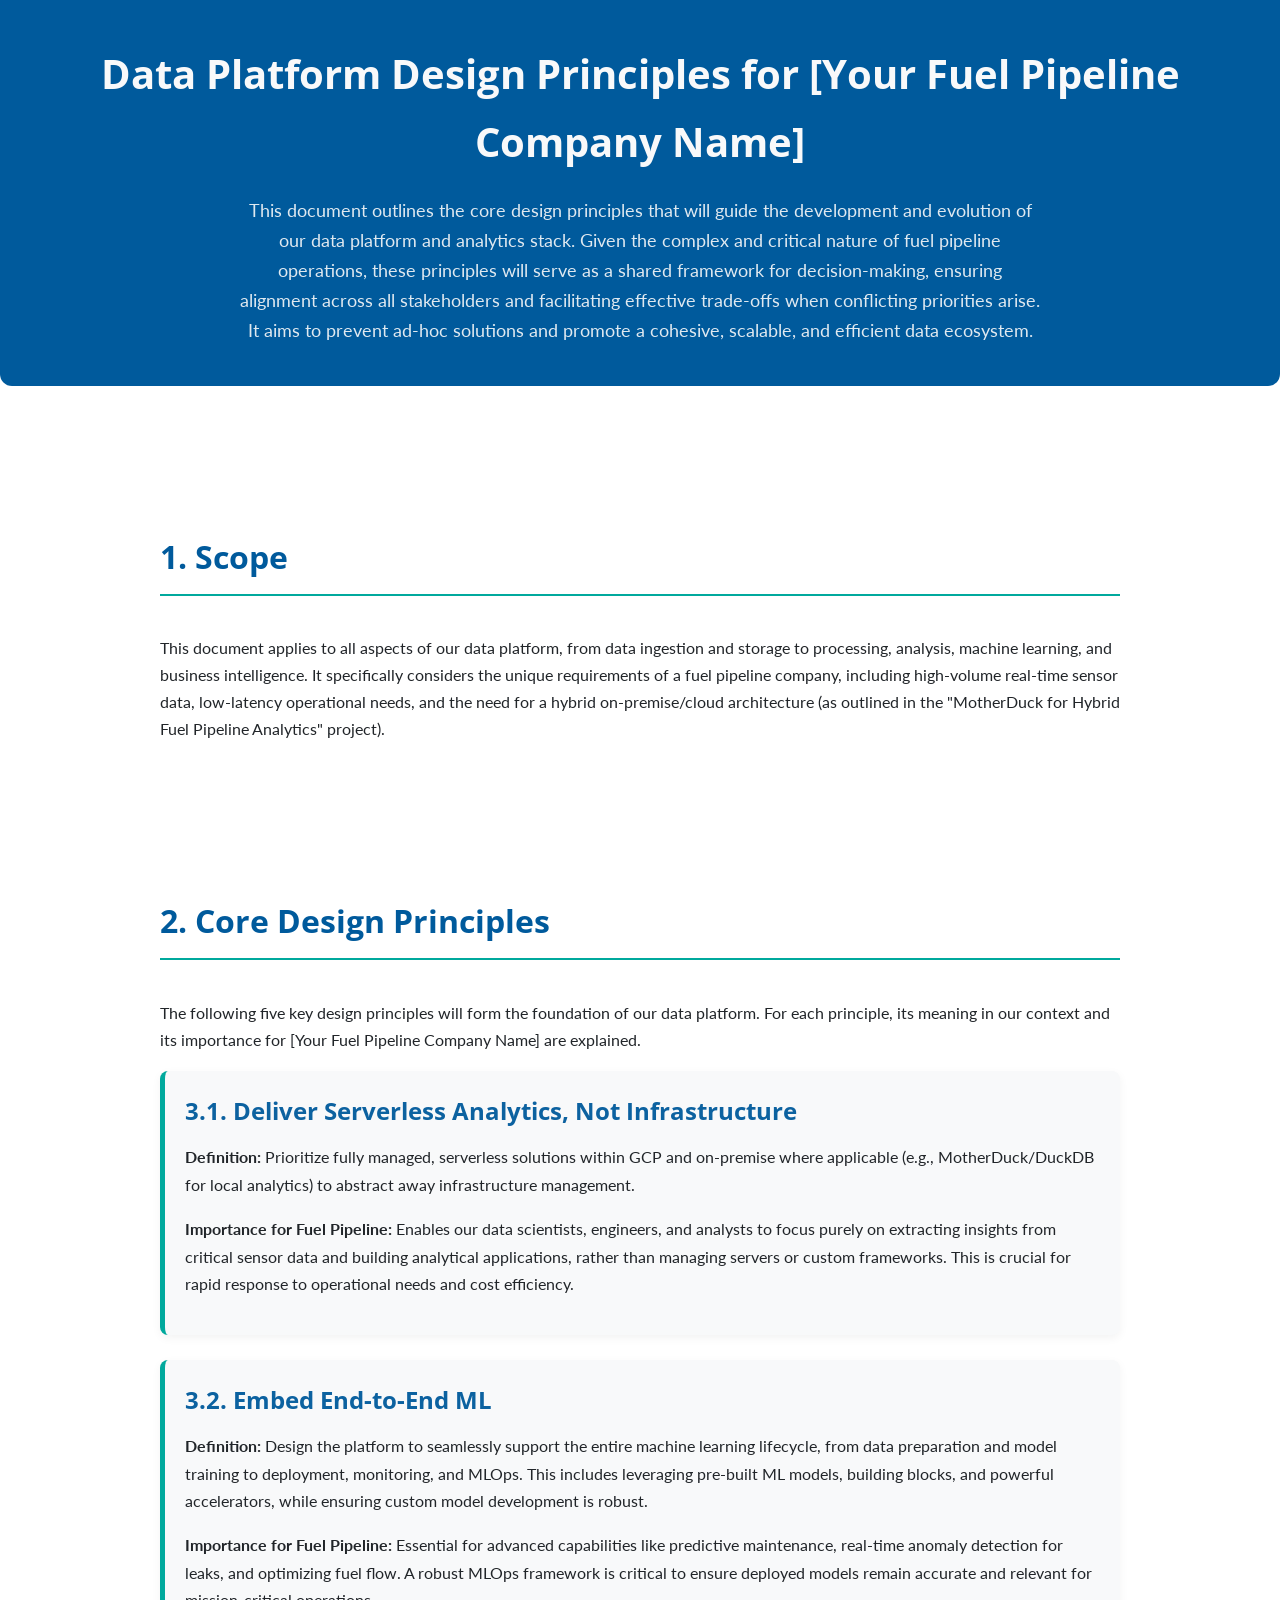
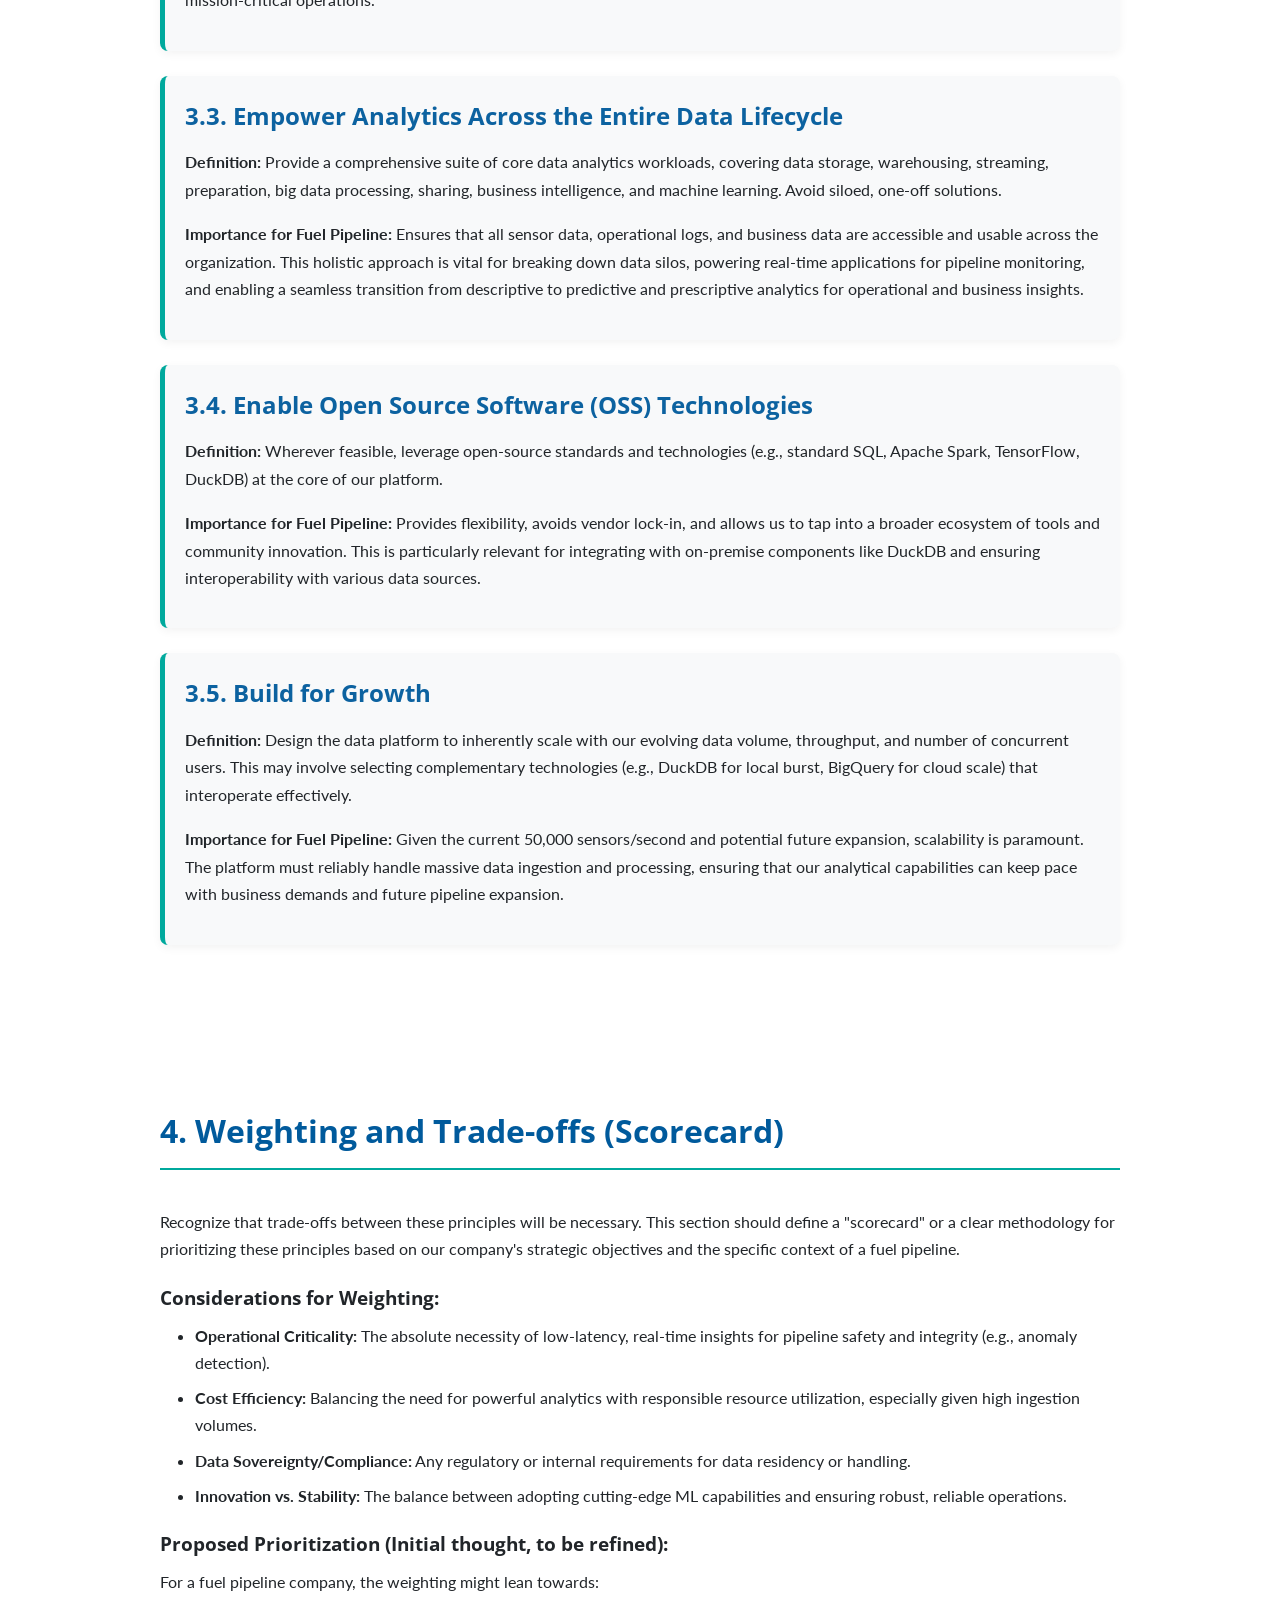
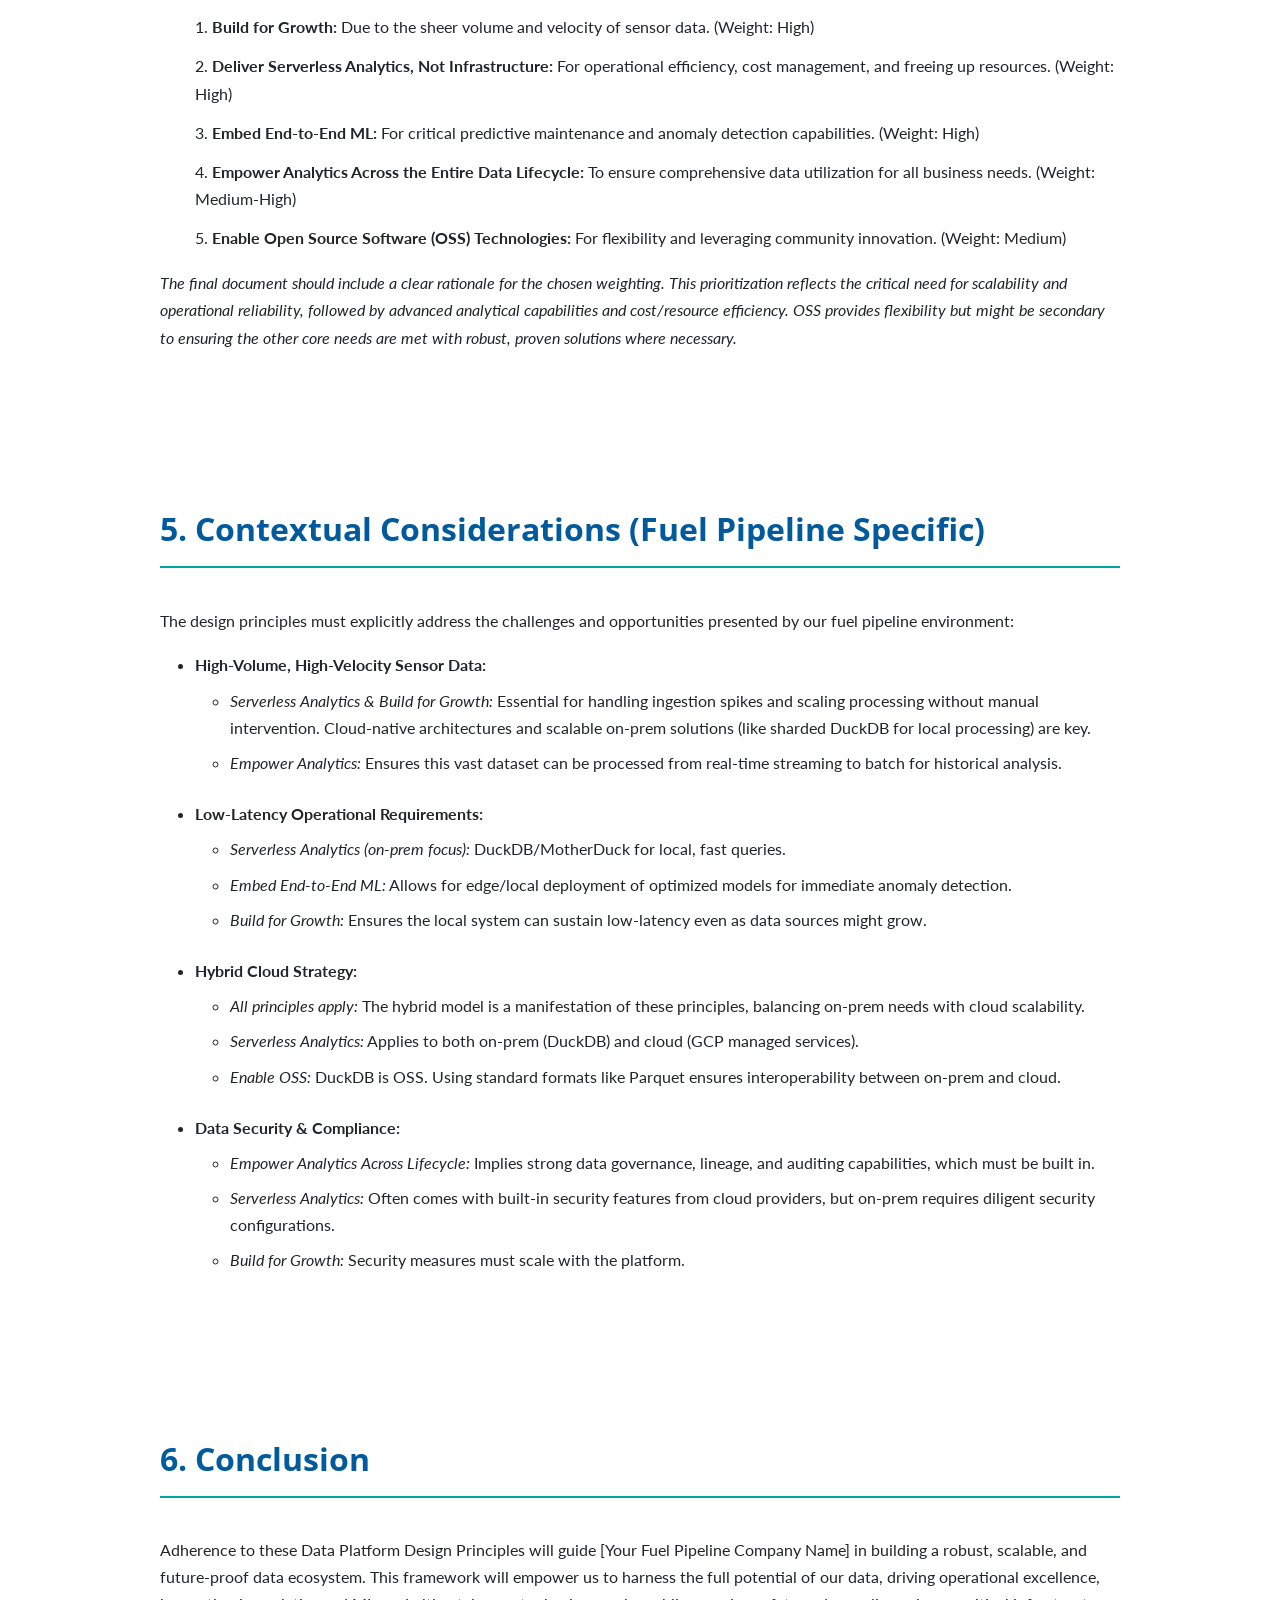
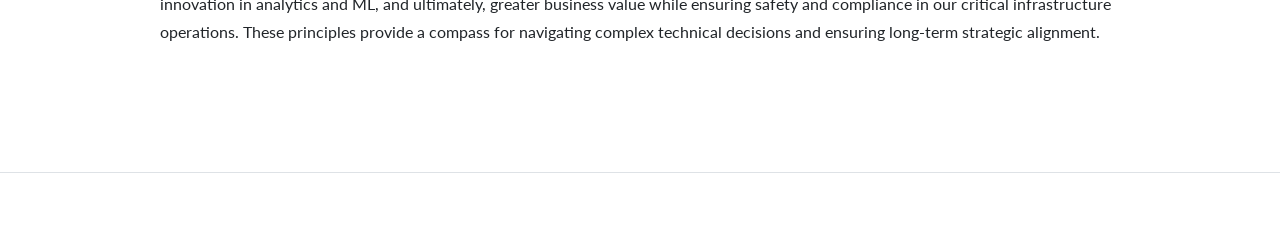
<file: data_platform_principles.html>
<!DOCTYPE html>
<html lang="en">
<head>
    <meta charset="UTF-8">
    <meta name="viewport" content="width=device-width, initial-scale=1.0">
    <title>Data Platform Design Principles - [Your Fuel Pipeline Company Name]</title>
    <link href="https://fonts.googleapis.com/css2?family=Open+Sans:wght@400;700&family=Lato:wght@400;700&display=swap" rel="stylesheet">
    <style>
        /* Basic Reset */
        * {
            margin: 0;
            padding: 0;
            box-sizing: border-box;
        }

        /* Color Palette */
        :root {
            --primary-color: #005A9C; /* Professional Blue */
            --accent-color: #00A99D;  /* Vibrant Teal */
            --text-dark: #212529;    /* Dark Grey for text */
            --text-light: #F8F9FA;   /* Off-White for text on dark backgrounds */
            --bg-light: #FFFFFF;     /* White background for page */
            --bg-medium: #F8F9FA;    /* Light Grey for cards/sections */
            --border-color: #DEE2E6; /* Subtle border color */
        }

        body {
            font-family: 'Lato', sans-serif;
            line-height: 1.7;
            color: var(--text-dark);
            background-color: var(--bg-light);
            overflow-x: hidden; /* Prevent horizontal scroll */
        }

        .page-container {
            max-width: 1000px; /* Slightly narrower for document readability */
            margin: 0 auto;
            padding: 20px;
        }

        .page-header {
            background-color: var(--primary-color);
            color: var(--text-light);
            padding: 40px 20px;
            text-align: center;
            margin-bottom: 40px;
            border-radius: 0 0 12px 12px;
        }
        .page-header h1 {
            color: var(--text-light);
            font-size: 2.5rem; /* Adjusted for document title */
            margin-bottom: 0.5em;
        }
        .document-purpose {
            font-size: 1.1rem;
            color: var(--bg-medium);
            opacity: 0.9;
            max-width: 800px;
            margin: 0 auto;
        }

        /* Typography */
        h1, h2, h3, h4 { /* h1 already styled in .page-header */
            font-family: 'Open Sans', sans-serif;
            font-weight: 700;
            margin-bottom: 0.75em;
            color: var(--primary-color);
        }
        h2 {
            font-size: 2rem;
            margin-top: 2em;
            border-bottom: 2px solid var(--accent-color);
            padding-bottom: 0.3em;
            margin-bottom: 1.2em;
        }
        h3 { font-size: 1.5rem; color: var(--primary-color); opacity: 0.95; margin-bottom: 0.5em; margin-top: 1.5em;}
        h4 { font-size: 1.2rem; color: var(--text-dark); margin-bottom: 0.4em; margin-top: 1em;}

        p {
            margin-bottom: 1.1em;
            font-size: 1rem;
        }

        ul, ol {
            margin-left: 20px;
            margin-bottom: 1.1em;
            padding-left: 15px;
        }
        li { margin-bottom: 0.5em; }

        strong { font-weight: 700; }

        /* Section Styling */
        section {
            padding: 20px 0; /* Reduced top/bottom padding for sections */
            margin-bottom: 30px;
        }

        .principle-card {
            background-color: var(--bg-medium);
            padding: 20px;
            border-radius: 8px;
            margin-bottom: 25px;
            border-left: 5px solid var(--accent-color);
            box-shadow: 0 3px 10px rgba(0,0,0,0.05);
        }
        .principle-card h3 { margin-top: 0; } /* Reset margin for h3 inside card */

        #weighting-tradeoffs ol { list-style-position: inside; }
        #weighting-tradeoffs ol li { margin-bottom: 0.75em;}

        #contextual-considerations > ul > li { margin-bottom: 1.5em; }
        #contextual-considerations > ul > li > ul { margin-top: 0.5em;}


        /* Footer */
        .page-footer {
            text-align: center;
            padding: 30px 20px;
            margin-top: 40px;
            border-top: 1px solid var(--border-color);
        }
        .footer-button {
            background-color: var(--primary-color);
            color: var(--text-light);
            padding: 12px 25px;
            border-radius: 6px;
            text-decoration: none;
            font-weight: 700;
            transition: background-color 0.3s ease;
            border: none;
            cursor: pointer;
        }
        .footer-button:hover { background-color: #004A8C; /* Darker blue */ }

        /* Responsive Adjustments */
        @media (max-width: 768px) {
             .page-header h1 { font-size: 2rem; }
             .document-purpose { font-size: 1rem; }
             h2 { font-size: 1.7rem; }
             h3 { font-size: 1.3rem; }
             h4 { font-size: 1.1rem; }
        }

    </style>
</head>
<body>
    <header class="page-header">
        <h1>Data Platform Design Principles for [Your Fuel Pipeline Company Name]</h1>
        <p class="document-purpose">This document outlines the core design principles that will guide the development and evolution of our data platform and analytics stack. Given the complex and critical nature of fuel pipeline operations, these principles will serve as a shared framework for decision-making, ensuring alignment across all stakeholders and facilitating effective trade-offs when conflicting priorities arise. It aims to prevent ad-hoc solutions and promote a cohesive, scalable, and efficient data ecosystem.</p>
    </header>

    <main class="page-container">
        <section id="scope">
            <h2>1. Scope</h2>
            <p>This document applies to all aspects of our data platform, from data ingestion and storage to processing, analysis, machine learning, and business intelligence. It specifically considers the unique requirements of a fuel pipeline company, including high-volume real-time sensor data, low-latency operational needs, and the need for a hybrid on-premise/cloud architecture (as outlined in the "MotherDuck for Hybrid Fuel Pipeline Analytics" project).</p>
        </section>

        <section id="core-principles">
            <h2>2. Core Design Principles</h2>
            <p>The following five key design principles will form the foundation of our data platform. For each principle, its meaning in our context and its importance for [Your Fuel Pipeline Company Name] are explained.</p>

            <article class="principle-card">
                <h3>3.1. Deliver Serverless Analytics, Not Infrastructure</h3>
                <div class="principle-content">
                    <p><strong>Definition:</strong> Prioritize fully managed, serverless solutions within GCP and on-premise where applicable (e.g., MotherDuck/DuckDB for local analytics) to abstract away infrastructure management.</p>
                    <p><strong>Importance for Fuel Pipeline:</strong> Enables our data scientists, engineers, and analysts to focus purely on extracting insights from critical sensor data and building analytical applications, rather than managing servers or custom frameworks. This is crucial for rapid response to operational needs and cost efficiency.</p>
                </div>
            </article>

            <article class="principle-card">
                <h3>3.2. Embed End-to-End ML</h3>
                <div class="principle-content">
                    <p><strong>Definition:</strong> Design the platform to seamlessly support the entire machine learning lifecycle, from data preparation and model training to deployment, monitoring, and MLOps. This includes leveraging pre-built ML models, building blocks, and powerful accelerators, while ensuring custom model development is robust.</p>
                    <p><strong>Importance for Fuel Pipeline:</strong> Essential for advanced capabilities like predictive maintenance, real-time anomaly detection for leaks, and optimizing fuel flow. A robust MLOps framework is critical to ensure deployed models remain accurate and relevant for mission-critical operations.</p>
                </div>
            </article>

            <article class="principle-card">
                <h3>3.3. Empower Analytics Across the Entire Data Lifecycle</h3>
                <div class="principle-content">
                    <p><strong>Definition:</strong> Provide a comprehensive suite of core data analytics workloads, covering data storage, warehousing, streaming, preparation, big data processing, sharing, business intelligence, and machine learning. Avoid siloed, one-off solutions.</p>
                    <p><strong>Importance for Fuel Pipeline:</strong> Ensures that all sensor data, operational logs, and business data are accessible and usable across the organization. This holistic approach is vital for breaking down data silos, powering real-time applications for pipeline monitoring, and enabling a seamless transition from descriptive to predictive and prescriptive analytics for operational and business insights.</p>
                </div>
            </article>

            <article class="principle-card">
                <h3>3.4. Enable Open Source Software (OSS) Technologies</h3>
                <div class="principle-content">
                    <p><strong>Definition:</strong> Wherever feasible, leverage open-source standards and technologies (e.g., standard SQL, Apache Spark, TensorFlow, DuckDB) at the core of our platform.</p>
                    <p><strong>Importance for Fuel Pipeline:</strong> Provides flexibility, avoids vendor lock-in, and allows us to tap into a broader ecosystem of tools and community innovation. This is particularly relevant for integrating with on-premise components like DuckDB and ensuring interoperability with various data sources.</p>
                </div>
            </article>

            <article class="principle-card">
                <h3>3.5. Build for Growth</h3>
                <div class="principle-content">
                    <p><strong>Definition:</strong> Design the data platform to inherently scale with our evolving data volume, throughput, and number of concurrent users. This may involve selecting complementary technologies (e.g., DuckDB for local burst, BigQuery for cloud scale) that interoperate effectively.</p>
                    <p><strong>Importance for Fuel Pipeline:</strong> Given the current 50,000 sensors/second and potential future expansion, scalability is paramount. The platform must reliably handle massive data ingestion and processing, ensuring that our analytical capabilities can keep pace with business demands and future pipeline expansion.</p>
                </div>
            </article>
        </section>

        <section id="weighting-tradeoffs">
            <h2>4. Weighting and Trade-offs (Scorecard)</h2>
            <p>Recognize that trade-offs between these principles will be necessary. This section should define a "scorecard" or a clear methodology for prioritizing these principles based on our company's strategic objectives and the specific context of a fuel pipeline.</p>
            <h4>Considerations for Weighting:</h4>
            <ul>
                <li><strong>Operational Criticality:</strong> The absolute necessity of low-latency, real-time insights for pipeline safety and integrity (e.g., anomaly detection).</li>
                <li><strong>Cost Efficiency:</strong> Balancing the need for powerful analytics with responsible resource utilization, especially given high ingestion volumes.</li>
                <li><strong>Data Sovereignty/Compliance:</strong> Any regulatory or internal requirements for data residency or handling.</li>
                <li><strong>Innovation vs. Stability:</strong> The balance between adopting cutting-edge ML capabilities and ensuring robust, reliable operations.</li>
            </ul>
            <h4>Proposed Prioritization (Initial thought, to be refined):</h4>
            <p>For a fuel pipeline company, the weighting might lean towards:</p>
            <ol>
                <li><strong>Build for Growth:</strong> Due to the sheer volume and velocity of sensor data. (Weight: High)</li>
                <li><strong>Deliver Serverless Analytics, Not Infrastructure:</strong> For operational efficiency, cost management, and freeing up resources. (Weight: High)</li>
                <li><strong>Embed End-to-End ML:</strong> For critical predictive maintenance and anomaly detection capabilities. (Weight: High)</li>
                <li><strong>Empower Analytics Across the Entire Data Lifecycle:</strong> To ensure comprehensive data utilization for all business needs. (Weight: Medium-High)</li>
                <li><strong>Enable Open Source Software (OSS) Technologies:</strong> For flexibility and leveraging community innovation. (Weight: Medium)</li>
            </ol>
            <p><em>The final document should include a clear rationale for the chosen weighting. This prioritization reflects the critical need for scalability and operational reliability, followed by advanced analytical capabilities and cost/resource efficiency. OSS provides flexibility but might be secondary to ensuring the other core needs are met with robust, proven solutions where necessary.</em></p>
        </section>

        <section id="contextual-considerations">
            <h2>5. Contextual Considerations (Fuel Pipeline Specific)</h2>
            <p>The design principles must explicitly address the challenges and opportunities presented by our fuel pipeline environment:</p>
            <ul>
                <li><strong>High-Volume, High-Velocity Sensor Data:</strong>
                    <ul>
                        <li><em>Serverless Analytics & Build for Growth:</em> Essential for handling ingestion spikes and scaling processing without manual intervention. Cloud-native architectures and scalable on-prem solutions (like sharded DuckDB for local processing) are key.</li>
                        <li><em>Empower Analytics:</em> Ensures this vast dataset can be processed from real-time streaming to batch for historical analysis.</li>
                    </ul>
                </li>
                <li><strong>Low-Latency Operational Requirements:</strong>
                    <ul>
                        <li><em>Serverless Analytics (on-prem focus):</em> DuckDB/MotherDuck for local, fast queries.</li>
                        <li><em>Embed End-to-End ML:</em> Allows for edge/local deployment of optimized models for immediate anomaly detection.</li>
                        <li><em>Build for Growth:</em> Ensures the local system can sustain low-latency even as data sources might grow.</li>
                    </ul>
                </li>
                <li><strong>Hybrid Cloud Strategy:</strong>
                    <ul>
                        <li><em>All principles apply:</em> The hybrid model is a manifestation of these principles, balancing on-prem needs with cloud scalability.</li>
                        <li><em>Serverless Analytics:</em> Applies to both on-prem (DuckDB) and cloud (GCP managed services).</li>
                        <li><em>Enable OSS:</em> DuckDB is OSS. Using standard formats like Parquet ensures interoperability between on-prem and cloud.</li>
                    </ul>
                </li>
                <li><strong>Data Security & Compliance:</strong>
                    <ul>
                        <li><em>Empower Analytics Across Lifecycle:</em> Implies strong data governance, lineage, and auditing capabilities, which must be built in.</li>
                        <li><em>Serverless Analytics:</em> Often comes with built-in security features from cloud providers, but on-prem requires diligent security configurations.</li>
                        <li><em>Build for Growth:</em> Security measures must scale with the platform.</li>
                    </ul>
                </li>
            </ul>
        </section>

        <section id="conclusion">
            <h2>6. Conclusion</h2>
            <p>Adherence to these Data Platform Design Principles will guide [Your Fuel Pipeline Company Name] in building a robust, scalable, and future-proof data ecosystem. This framework will empower us to harness the full potential of our data, driving operational excellence, innovation in analytics and ML, and ultimately, greater business value while ensuring safety and compliance in our critical infrastructure operations. These principles provide a compass for navigating complex technical decisions and ensuring long-term strategic alignment.</p>
        </section>
    </main>

    <footer class="page-footer">
        <!-- Navigation back to UWUP page or main map can be added here -->
    </footer>
</body>
</html>
</file>
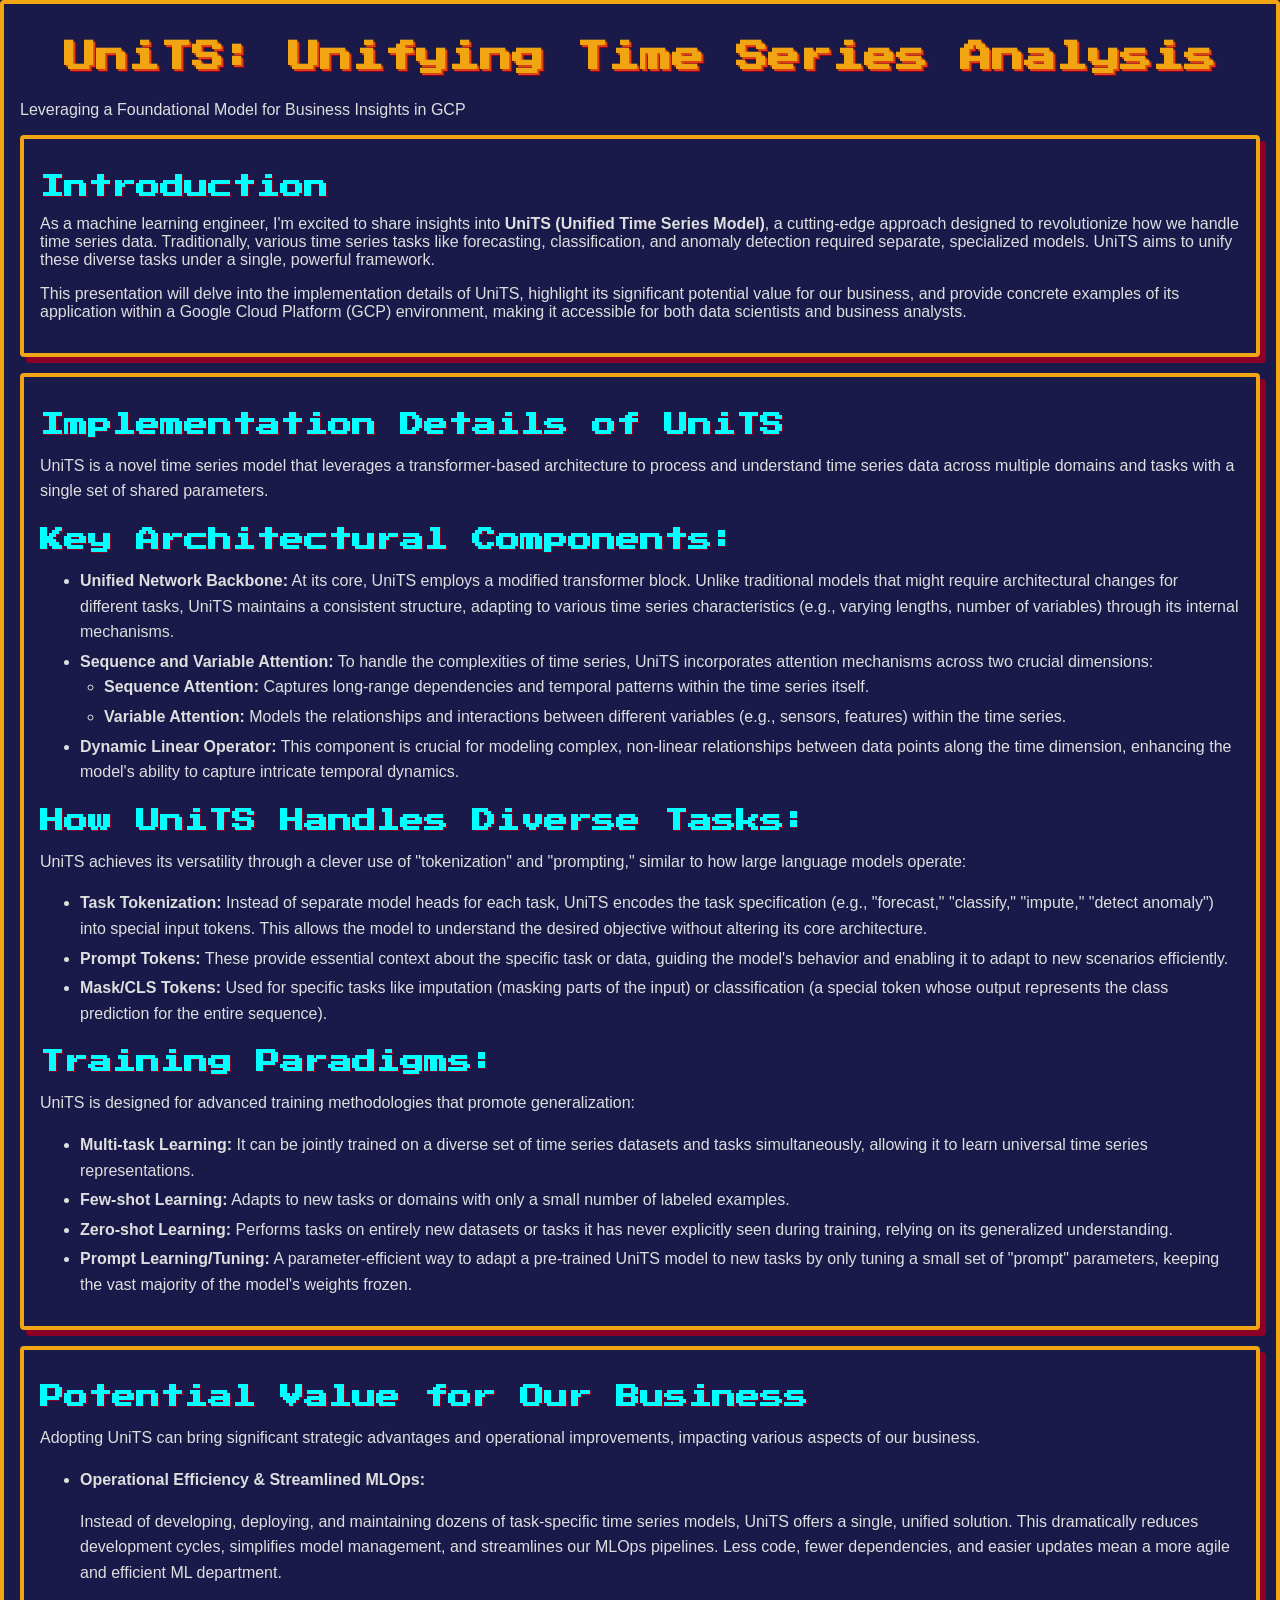
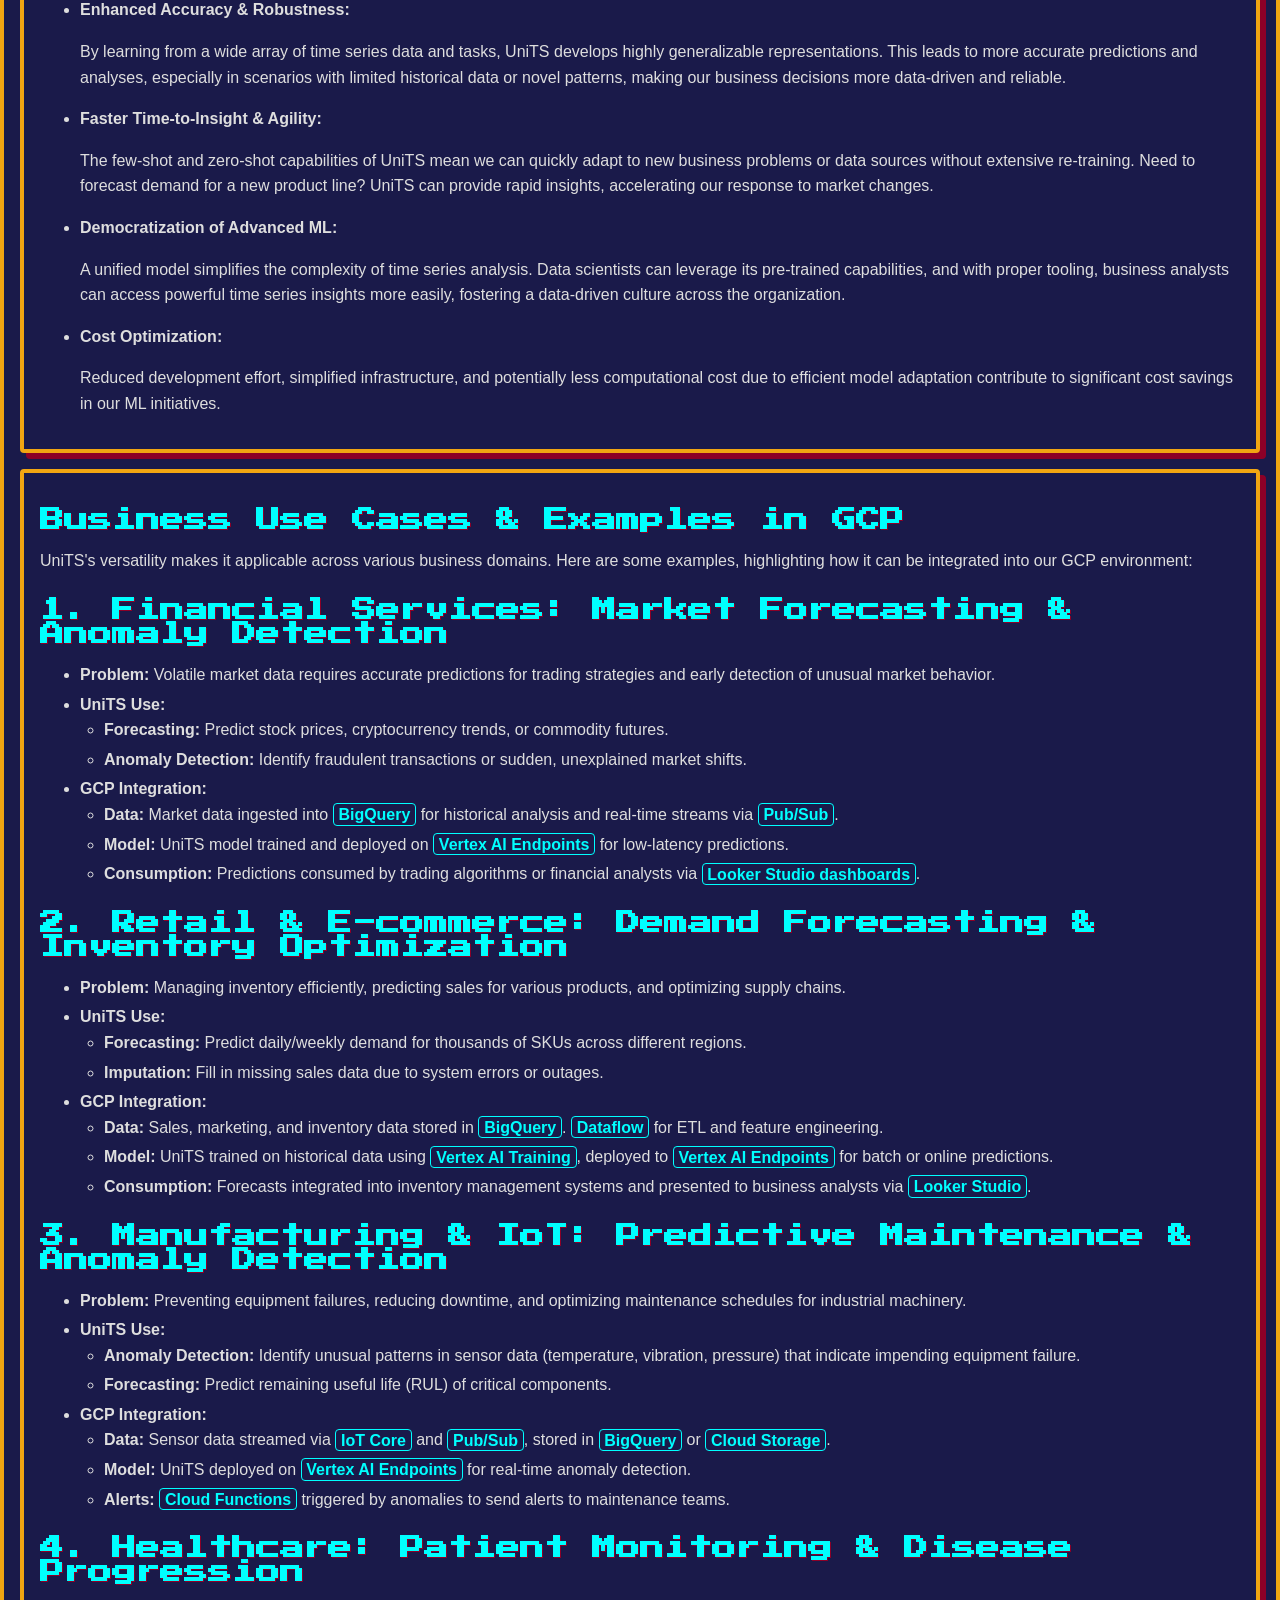
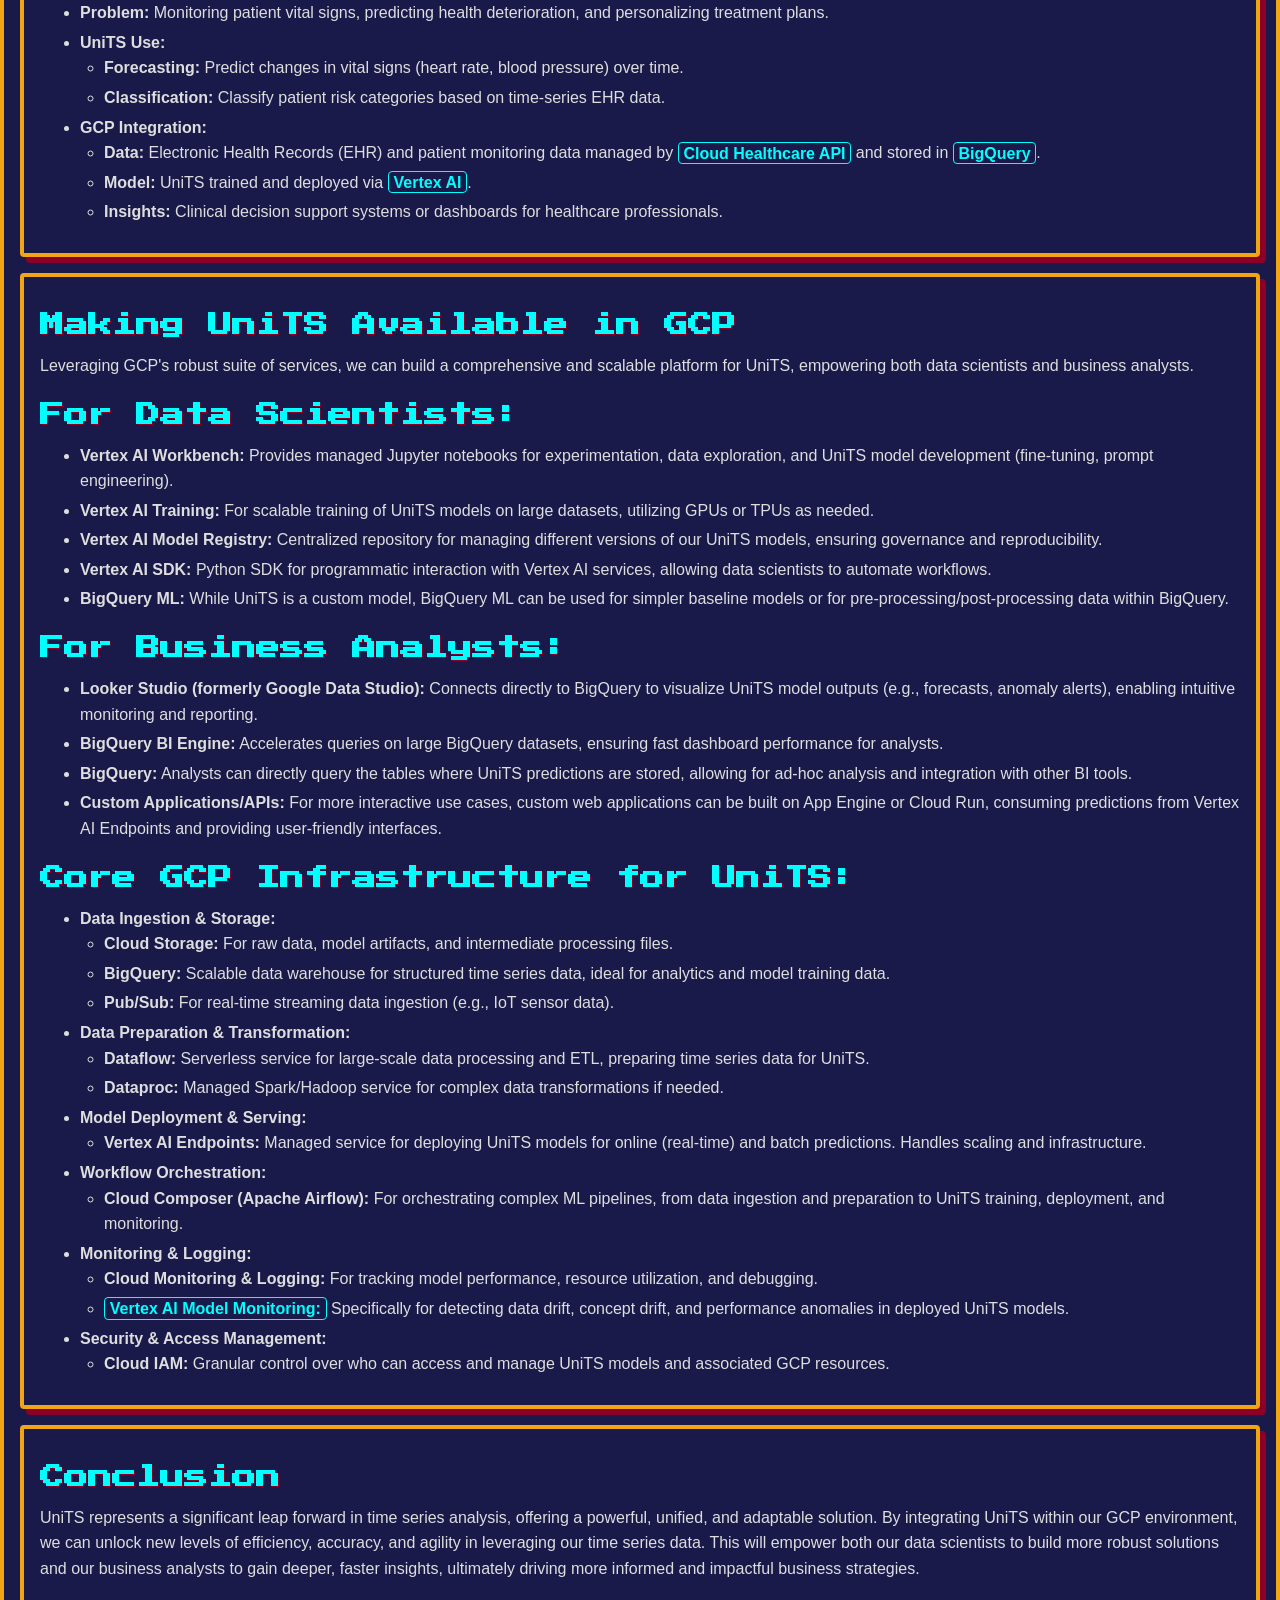
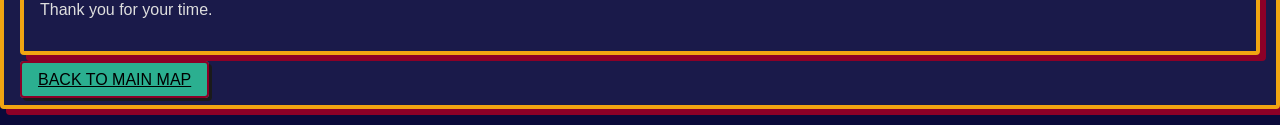
<file: units_gcp_details_page.html>
<!DOCTYPE html>
<html lang="en">
<head>
    <meta charset="UTF-8">
    <meta name="viewport" content="width=device-width, initial-scale=1.0">
    <title>UniTS: Unifying Time Series Analysis in GCP</title>
    <link href="https://fonts.googleapis.com/css2?family=Press+Start+2P&display=swap" rel="stylesheet">
    <link rel="stylesheet" href="style.css">
</head>
<body>

    <div class="retro-panel max-w-4xl mx-auto p-4 md:p-8">

        <!-- Title Section -->
        <header class="text-center py-8">
            <h1 class="retro-page-title mb-4">UniTS: Unifying Time Series Analysis</h1>
            <p class="retro-detail-body-text text-lg">Leveraging a Foundational Model for Business Insights in GCP</p>
        </header>

        <!-- Introduction Section -->
        <section id="introduction" class="retro-panel mb-6 p-6">
            <h2 class="retro-detail-section-heading">Introduction</h2>
            <p>
                As a machine learning engineer, I'm excited to share insights into <strong>UniTS (Unified Time Series Model)</strong>, a cutting-edge approach designed to revolutionize how we handle time series data. Traditionally, various time series tasks like forecasting, classification, and anomaly detection required separate, specialized models. UniTS aims to unify these diverse tasks under a single, powerful framework.
            </p>
            <p>
                This presentation will delve into the implementation details of UniTS, highlight its significant potential value for our business, and provide concrete examples of its application within a Google Cloud Platform (GCP) environment, making it accessible for both data scientists and business analysts.
            </p>
        </section>

        <!-- Implementation Details Section -->
        <section id="implementation" class="retro-panel mb-6 p-6">
            <h2 class="retro-detail-section-heading">Implementation Details of UniTS</h2>
            <p class="retro-detail-body-text">
                UniTS is a novel time series model that leverages a transformer-based architecture to process and understand time series data across multiple domains and tasks with a single set of shared parameters.
            </p>

            <h3 class="retro-detail-section-heading text-xl mt-4 mb-2">Key Architectural Components:</h3>
            <ul class="retro-detail-list list-disc pl-5">
                <li>
                    <strong>Unified Network Backbone:</strong> At its core, UniTS employs a modified transformer block. Unlike traditional models that might require architectural changes for different tasks, UniTS maintains a consistent structure, adapting to various time series characteristics (e.g., varying lengths, number of variables) through its internal mechanisms.
                </li>
                <li>
                    <strong>Sequence and Variable Attention:</strong> To handle the complexities of time series, UniTS incorporates attention mechanisms across two crucial dimensions:
                    <ul class="list-disc pl-5 mt-2">
                        <li><strong>Sequence Attention:</strong> Captures long-range dependencies and temporal patterns within the time series itself.</li>
                        <li><strong>Variable Attention:</strong> Models the relationships and interactions between different variables (e.g., sensors, features) within the time series.</li>
                    </ul>
                </li>
                <li>
                    <strong>Dynamic Linear Operator:</strong> This component is crucial for modeling complex, non-linear relationships between data points along the time dimension, enhancing the model's ability to capture intricate temporal dynamics.
                </li>
            </ul>

            <h3 class="retro-detail-section-heading text-xl mt-4 mb-2">How UniTS Handles Diverse Tasks:</h3>
            <p class="retro-detail-body-text">
                UniTS achieves its versatility through a clever use of "tokenization" and "prompting," similar to how large language models operate:
            </p>
            <ul class="retro-detail-list list-disc pl-5">
                <li>
                    <strong>Task Tokenization:</strong> Instead of separate model heads for each task, UniTS encodes the task specification (e.g., "forecast," "classify," "impute," "detect anomaly") into special input tokens. This allows the model to understand the desired objective without altering its core architecture.
                </li>
                <li>
                    <strong>Prompt Tokens:</strong> These provide essential context about the specific task or data, guiding the model's behavior and enabling it to adapt to new scenarios efficiently.
                </li>
                <li>
                    <strong>Mask/CLS Tokens:</strong> Used for specific tasks like imputation (masking parts of the input) or classification (a special token whose output represents the class prediction for the entire sequence).
                </li>
            </ul>

            <h3 class="retro-detail-section-heading text-xl mt-4 mb-2">Training Paradigms:</h3>
            <p class="retro-detail-body-text">
                UniTS is designed for advanced training methodologies that promote generalization:
            </p>
            <ul class="retro-detail-list list-disc pl-5">
                <li>
                    <strong>Multi-task Learning:</strong> It can be jointly trained on a diverse set of time series datasets and tasks simultaneously, allowing it to learn universal time series representations.
                </li>
                <li>
                    <strong>Few-shot Learning:</strong> Adapts to new tasks or domains with only a small number of labeled examples.
                </li>
                <li>
                    <strong>Zero-shot Learning:</strong> Performs tasks on entirely new datasets or tasks it has never explicitly seen during training, relying on its generalized understanding.
                </li>
                <li>
                    <strong>Prompt Learning/Tuning:</strong> A parameter-efficient way to adapt a pre-trained UniTS model to new tasks by only tuning a small set of "prompt" parameters, keeping the vast majority of the model's weights frozen.
                </li>
            </ul>
        </section>

        <!-- Potential Business Value Section -->
        <section id="value" class="retro-panel mb-6 p-6">
            <h2 class="retro-detail-section-heading">Potential Value for Our Business</h2>
            <p class="retro-detail-body-text">
                Adopting UniTS can bring significant strategic advantages and operational improvements, impacting various aspects of our business.
            </p>

            <ul class="retro-detail-list list-disc pl-5">
                <li>
                    <strong>Operational Efficiency & Streamlined MLOps:</strong>
                    <p class="retro-detail-body-text">
                    <p class="retro-detail-body-text">
                    <p class="retro-detail-body-text">
                    <p class="retro-detail-body-text">
                    <p class="retro-detail-body-text">
                        Instead of developing, deploying, and maintaining dozens of task-specific time series models, UniTS offers a single, unified solution. This dramatically reduces development cycles, simplifies model management, and streamlines our MLOps pipelines. Less code, fewer dependencies, and easier updates mean a more agile and efficient ML department.
                    </p>
                </li>
                <li>
                    <strong>Enhanced Accuracy & Robustness:</strong>
                    <p>
                        By learning from a wide array of time series data and tasks, UniTS develops highly generalizable representations. This leads to more accurate predictions and analyses, especially in scenarios with limited historical data or novel patterns, making our business decisions more data-driven and reliable.
                    </p>
                </li>
                <li>
                    <strong>Faster Time-to-Insight & Agility:</strong>
                    <p>
                        The few-shot and zero-shot capabilities of UniTS mean we can quickly adapt to new business problems or data sources without extensive re-training. Need to forecast demand for a new product line? UniTS can provide rapid insights, accelerating our response to market changes.
                    </p>
                </li>
                <li>
                    <strong>Democratization of Advanced ML:</strong>
                    <p>
                        A unified model simplifies the complexity of time series analysis. Data scientists can leverage its pre-trained capabilities, and with proper tooling, business analysts can access powerful time series insights more easily, fostering a data-driven culture across the organization.
                    </p>
                </li>
                <li>
                    <strong>Cost Optimization:</strong>
                    <p>
                        Reduced development effort, simplified infrastructure, and potentially less computational cost due to efficient model adaptation contribute to significant cost savings in our ML initiatives.
                    </p>
                </li>
            </ul>
        </section>

        <!-- Business Use Cases & Examples (GCP Context) Section -->
        <section id="use-cases" class="retro-panel mb-6 p-6">
            <h2 class="retro-detail-section-heading">Business Use Cases & Examples in GCP</h2>
            <p class="retro-detail-body-text">
                UniTS's versatility makes it applicable across various business domains. Here are some examples, highlighting how it can be integrated into our GCP environment:
            </p>

            <h3 class="retro-detail-section-heading text-xl mt-4 mb-2">1. Financial Services: Market Forecasting & Anomaly Detection</h3>
            <ul class="retro-detail-list list-disc pl-5">
                <li>
                    <strong>Problem:</strong> Volatile market data requires accurate predictions for trading strategies and early detection of unusual market behavior.
                </li>
                <li>
                    <strong>UniTS Use:</strong>
                    <ul class="list-disc pl-5 mt-2">
                        <li><strong>Forecasting:</strong> Predict stock prices, cryptocurrency trends, or commodity futures.</li>
                        <li><strong>Anomaly Detection:</strong> Identify fraudulent transactions or sudden, unexplained market shifts.</li>
                    </ul>
                </li>
                <li>
                    <strong>GCP Integration:</strong>
                    <ul class="list-disc pl-5 mt-2">
                        <li><strong>Data:</strong> Market data ingested into <span class="retro-highlight">BigQuery</span> for historical analysis and real-time streams via <span class="retro-highlight">Pub/Sub</span>.</li>
                        <li><strong>Model:</strong> UniTS model trained and deployed on <span class="retro-highlight">Vertex AI Endpoints</span> for low-latency predictions.</li>
                        <li><strong>Consumption:</strong> Predictions consumed by trading algorithms or financial analysts via <span class="retro-highlight">Looker Studio dashboards</span>.</li>
                    </ul>
                </li>
            </ul>

            <h3 class="retro-detail-section-heading text-xl mt-4 mb-2">2. Retail & E-commerce: Demand Forecasting & Inventory Optimization</h3>
            <ul class="retro-detail-list list-disc pl-5">
                <li>
                    <strong>Problem:</strong> Managing inventory efficiently, predicting sales for various products, and optimizing supply chains.
                </li>
                <li>
                    <strong>UniTS Use:</strong>
                    <ul class="list-disc pl-5 mt-2">
                        <li><strong>Forecasting:</strong> Predict daily/weekly demand for thousands of SKUs across different regions.</li>
                        <li><strong>Imputation:</strong> Fill in missing sales data due to system errors or outages.</li>
                    </ul>
                </li>
                <li>
                    <strong>GCP Integration:</strong>
                    <ul class="list-disc pl-5 mt-2">
                        <li><strong>Data:</strong> Sales, marketing, and inventory data stored in <span class="retro-highlight">BigQuery</span>. <span class="retro-highlight">Dataflow</span> for ETL and feature engineering.</li>
                        <li><strong>Model:</strong> UniTS trained on historical data using <span class="retro-highlight">Vertex AI Training</span>, deployed to <span class="retro-highlight">Vertex AI Endpoints</span> for batch or online predictions.</li>
                        <li><strong>Consumption:</strong> Forecasts integrated into inventory management systems and presented to business analysts via <span class="retro-highlight">Looker Studio</span>.</li>
                    </ul>
                </li>
            </ul>

            <h3 class="retro-detail-section-heading text-xl mt-4 mb-2">3. Manufacturing & IoT: Predictive Maintenance & Anomaly Detection</h3>
            <ul class="retro-detail-list list-disc pl-5">
                <li>
                    <strong>Problem:</strong> Preventing equipment failures, reducing downtime, and optimizing maintenance schedules for industrial machinery.
                </li>
                <li>
                    <strong>UniTS Use:</strong>
                    <ul class="list-disc pl-5 mt-2">
                        <li><strong>Anomaly Detection:</strong> Identify unusual patterns in sensor data (temperature, vibration, pressure) that indicate impending equipment failure.</li>
                        <li><strong>Forecasting:</strong> Predict remaining useful life (RUL) of critical components.</li>
                    </ul>
                </li>
                <li>
                    <strong>GCP Integration:</strong>
                    <ul class="list-disc pl-5 mt-2">
                        <li><strong>Data:</strong> Sensor data streamed via <span class="retro-highlight">IoT Core</span> and <span class="retro-highlight">Pub/Sub</span>, stored in <span class="retro-highlight">BigQuery</span> or <span class="retro-highlight">Cloud Storage</span>.</li>
                        <li><strong>Model:</strong> UniTS deployed on <span class="retro-highlight">Vertex AI Endpoints</span> for real-time anomaly detection.</li>
                        <li><strong>Alerts:</strong> <span class="retro-highlight">Cloud Functions</span> triggered by anomalies to send alerts to maintenance teams.</li>
                    </ul>
                </li>
            </ul>

            <h3 class="retro-detail-section-heading text-xl mt-4 mb-2">4. Healthcare: Patient Monitoring & Disease Progression</h3>
            <ul class="retro-detail-list list-disc pl-5">
                <li>
                    <strong>Problem:</strong> Monitoring patient vital signs, predicting health deterioration, and personalizing treatment plans.
                </li>
                <li>
                    <strong>UniTS Use:</strong>
                    <ul class="list-disc pl-5 mt-2">
                        <li><strong>Forecasting:</strong> Predict changes in vital signs (heart rate, blood pressure) over time.</li>
                        <li><strong>Classification:</strong> Classify patient risk categories based on time-series EHR data.</li>
                    </ul>
                </li>
                <li>
                    <strong>GCP Integration:</strong>
                    <ul class="list-disc pl-5 mt-2">
                        <li><strong>Data:</strong> Electronic Health Records (EHR) and patient monitoring data managed by <span class="retro-highlight">Cloud Healthcare API</span> and stored in <span class="retro-highlight">BigQuery</span>.</li>
                        <li><strong>Model:</strong> UniTS trained and deployed via <span class="retro-highlight">Vertex AI</span>.</li>
                        <li><strong>Insights:</strong> Clinical decision support systems or dashboards for healthcare professionals.</li>
                    </ul>
                </li>
            </ul>
        </section>

        <!-- Making it Available in GCP Section -->
        <section id="gcp-availability" class="retro-panel mb-6 p-6">
            <h2 class="retro-detail-section-heading">Making UniTS Available in GCP</h2>
            <p class="retro-detail-body-text">
                Leveraging GCP's robust suite of services, we can build a comprehensive and scalable platform for UniTS, empowering both data scientists and business analysts.
            </p>

            <h3 class="retro-detail-section-heading text-xl mt-4 mb-2">For Data Scientists:</h3>
            <ul class="retro-detail-list list-disc pl-5">
                <li>
                    <strong>Vertex AI Workbench:</strong> Provides managed Jupyter notebooks for experimentation, data exploration, and UniTS model development (fine-tuning, prompt engineering).
                </li>
                <li>
                    <strong>Vertex AI Training:</strong> For scalable training of UniTS models on large datasets, utilizing GPUs or TPUs as needed.
                </li>
                <li>
                    <strong>Vertex AI Model Registry:</strong> Centralized repository for managing different versions of our UniTS models, ensuring governance and reproducibility.
                </li>
                <li>
                    <strong>Vertex AI SDK:</strong> Python SDK for programmatic interaction with Vertex AI services, allowing data scientists to automate workflows.
                </li>
                <li>
                    <strong>BigQuery ML:</strong> While UniTS is a custom model, BigQuery ML can be used for simpler baseline models or for pre-processing/post-processing data within BigQuery.
                </li>
            </ul>

            <h3 class="retro-detail-section-heading text-xl mt-4 mb-2">For Business Analysts:</h3>
            <ul class="retro-detail-list list-disc pl-5">
                <li>
                    <strong>Looker Studio (formerly Google Data Studio):</strong> Connects directly to BigQuery to visualize UniTS model outputs (e.g., forecasts, anomaly alerts), enabling intuitive monitoring and reporting.
                </li>
                <li>
                    <strong>BigQuery BI Engine:</strong> Accelerates queries on large BigQuery datasets, ensuring fast dashboard performance for analysts.
                </li>
                <li>
                    <strong>BigQuery:</strong> Analysts can directly query the tables where UniTS predictions are stored, allowing for ad-hoc analysis and integration with other BI tools.
                </li>
                <li>
                    <strong>Custom Applications/APIs:</strong> For more interactive use cases, custom web applications can be built on App Engine or Cloud Run, consuming predictions from Vertex AI Endpoints and providing user-friendly interfaces.
                </li>
            </ul>

            <h3 class="retro-detail-section-heading text-xl mt-4 mb-2">Core GCP Infrastructure for UniTS:</h3>
            <ul class="retro-detail-list list-disc pl-5">
                <li>
                    <strong>Data Ingestion & Storage:</strong>
                    <ul class="list-disc pl-5 mt-2">
                        <li><strong>Cloud Storage:</strong> For raw data, model artifacts, and intermediate processing files.</li>
                        <li><strong>BigQuery:</strong> Scalable data warehouse for structured time series data, ideal for analytics and model training data.</li>
                        <li><strong>Pub/Sub:</strong> For real-time streaming data ingestion (e.g., IoT sensor data).</li>
                    </ul>
                </li>
                <li>
                    <strong>Data Preparation & Transformation:</strong>
                    <ul class="list-disc pl-5 mt-2">
                        <li><strong>Dataflow:</strong> Serverless service for large-scale data processing and ETL, preparing time series data for UniTS.</li>
                        <li><strong>Dataproc:</strong> Managed Spark/Hadoop service for complex data transformations if needed.</li>
                    </ul>
                </li>
                <li>
                    <strong>Model Deployment & Serving:</strong>
                    <ul class="list-disc pl-5 mt-2">
                        <li><strong>Vertex AI Endpoints:</strong> Managed service for deploying UniTS models for online (real-time) and batch predictions. Handles scaling and infrastructure.</li>
                    </ul>
                </li>
                <li>
                    <strong>Workflow Orchestration:</strong>
                    <ul class="list-disc pl-5 mt-2">
                        <li><strong>Cloud Composer (Apache Airflow):</strong> For orchestrating complex ML pipelines, from data ingestion and preparation to UniTS training, deployment, and monitoring.</li>
                    </ul>
                </li>
                <li>
                    <strong>Monitoring & Logging:</strong>
                    <ul class="list-disc pl-5 mt-2">
                        <li><strong>Cloud Monitoring & Logging:</strong> For tracking model performance, resource utilization, and debugging.</li>
                        <li><span class="retro-highlight">Vertex AI Model Monitoring:</span> Specifically for detecting data drift, concept drift, and performance anomalies in deployed UniTS models.</li>
                    </ul>
                </li>
                <li>
                    <strong>Security & Access Management:</strong>
                    <ul class="list-disc pl-5 mt-2">
                        <li><strong>Cloud IAM:</strong> Granular control over who can access and manage UniTS models and associated GCP resources.</li>
                    </ul>
                </li>
            </ul>
        </section>

        <!-- Conclusion Section -->
        <section id="conclusion" class="retro-panel text-center mb-6 p-6">
            <h2 class="retro-detail-section-heading">Conclusion</h2>
            <p class="retro-detail-body-text">
                UniTS represents a significant leap forward in time series analysis, offering a powerful, unified, and adaptable solution. By integrating UniTS within our GCP environment, we can unlock new levels of efficiency, accuracy, and agility in leveraging our time series data. This will empower both our data scientists to build more robust solutions and our business analysts to gain deeper, faster insights, ultimately driving more informed and impactful business strategies.
            </p>
            <p class="retro-detail-body-text mt-4">
                Thank you for your time.
            </p>
        </section>

        <div class="text-center mt-8 mb-4">
            <a href="index.html" class="retro-button retro-button-secondary">Back to Main Map</a>
        </div>

    </div>

</body>
</html>
</file>
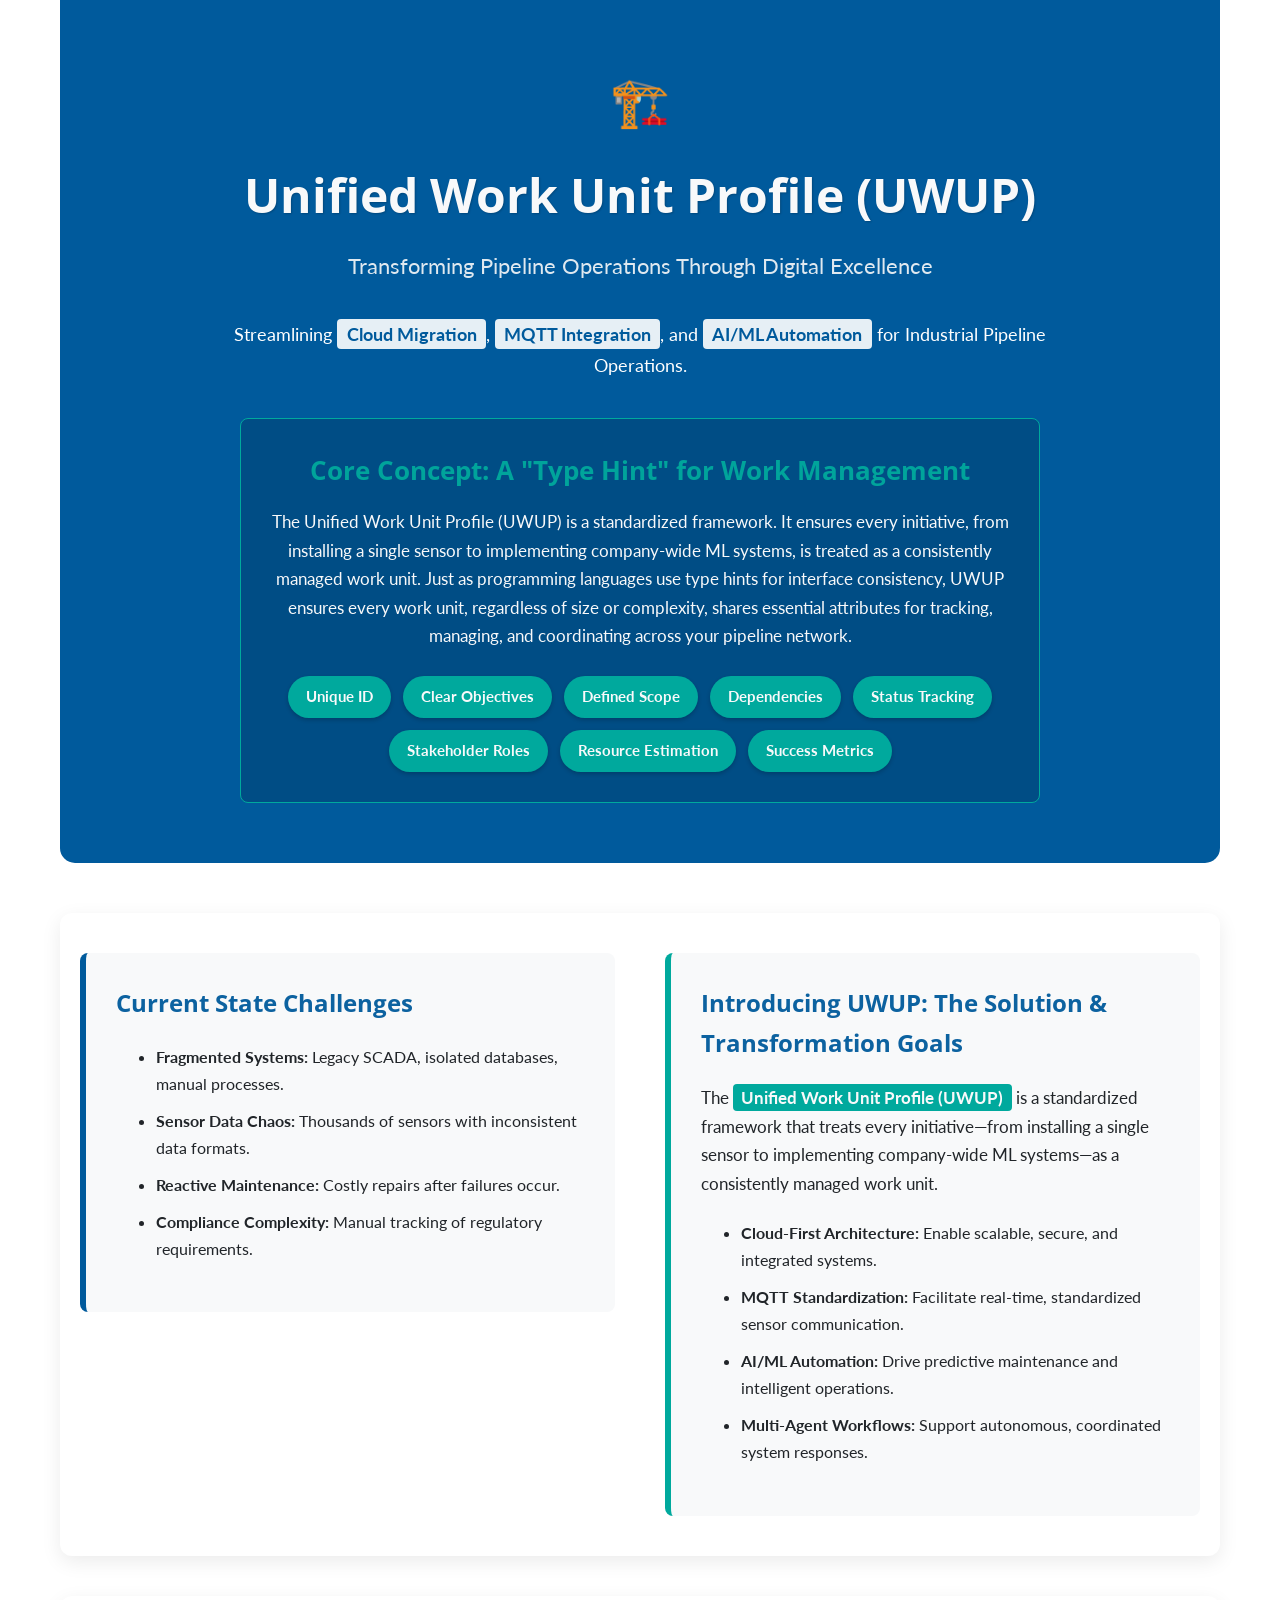
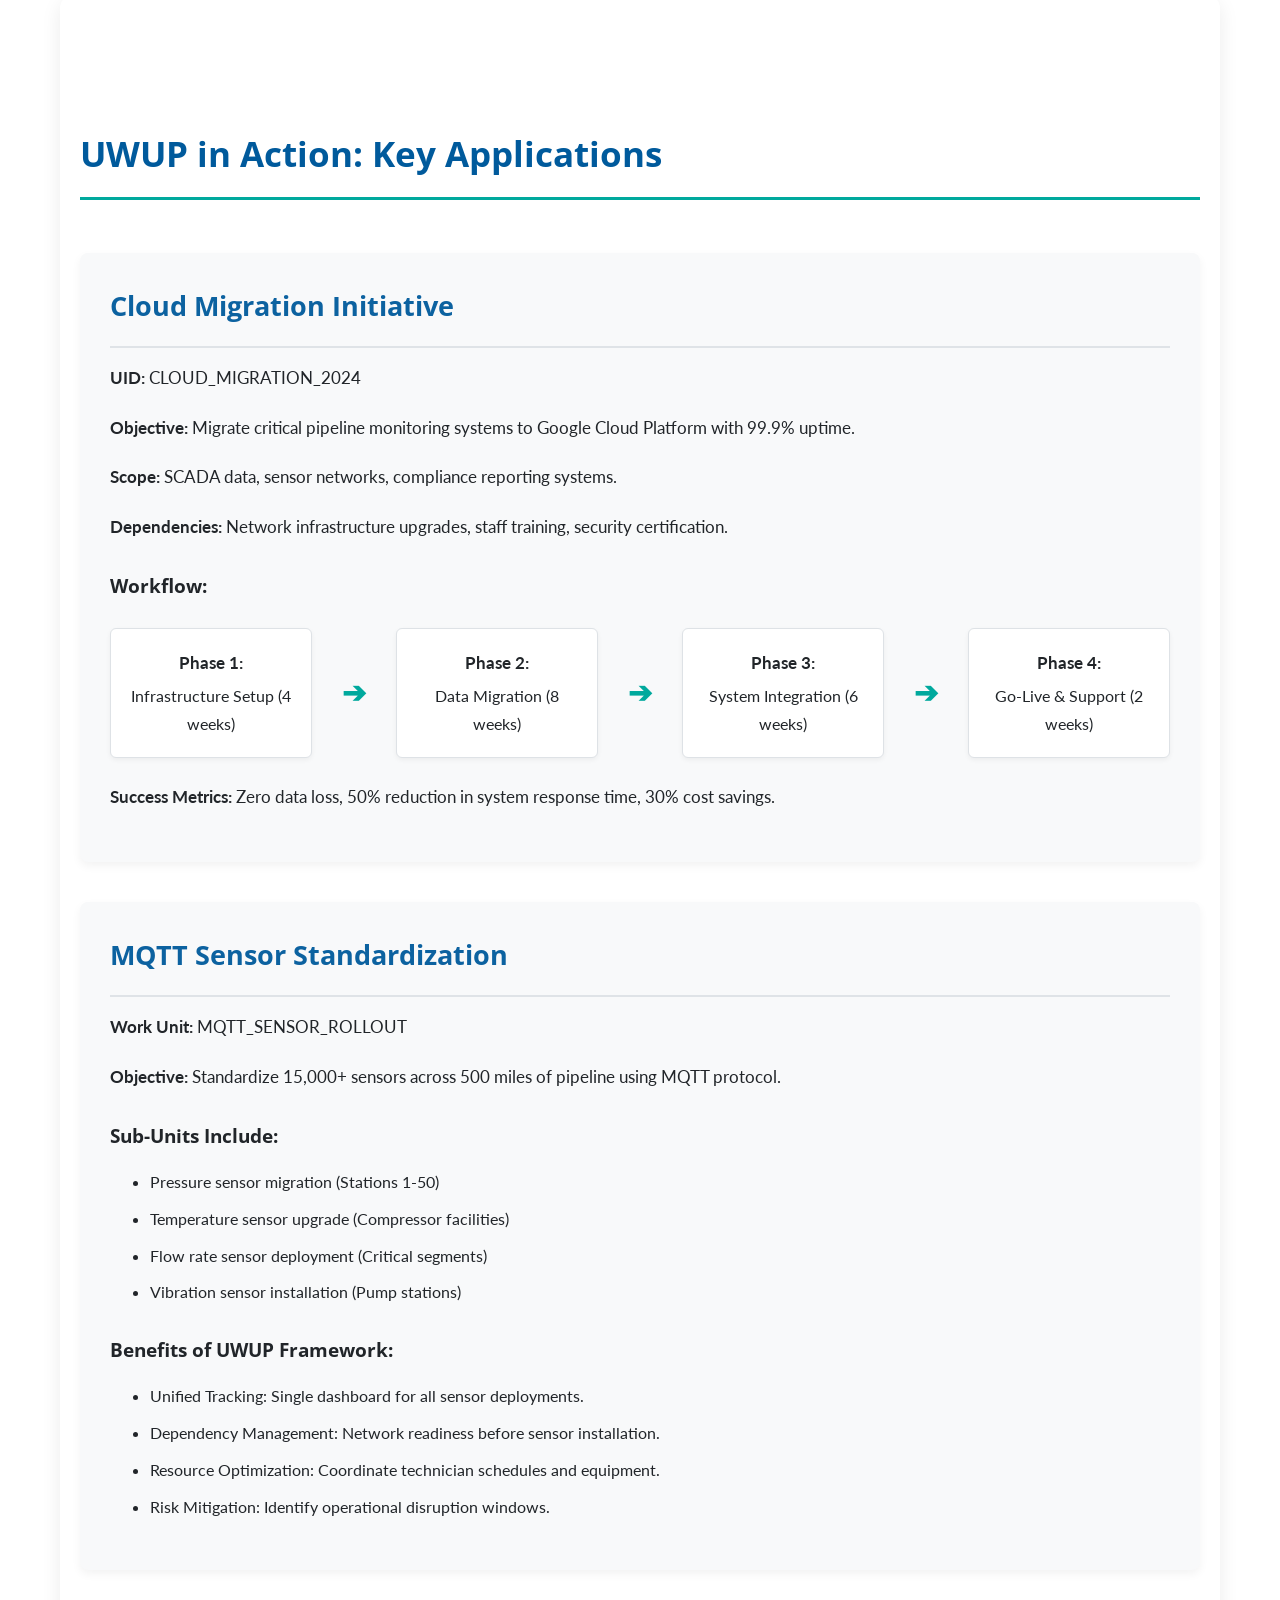
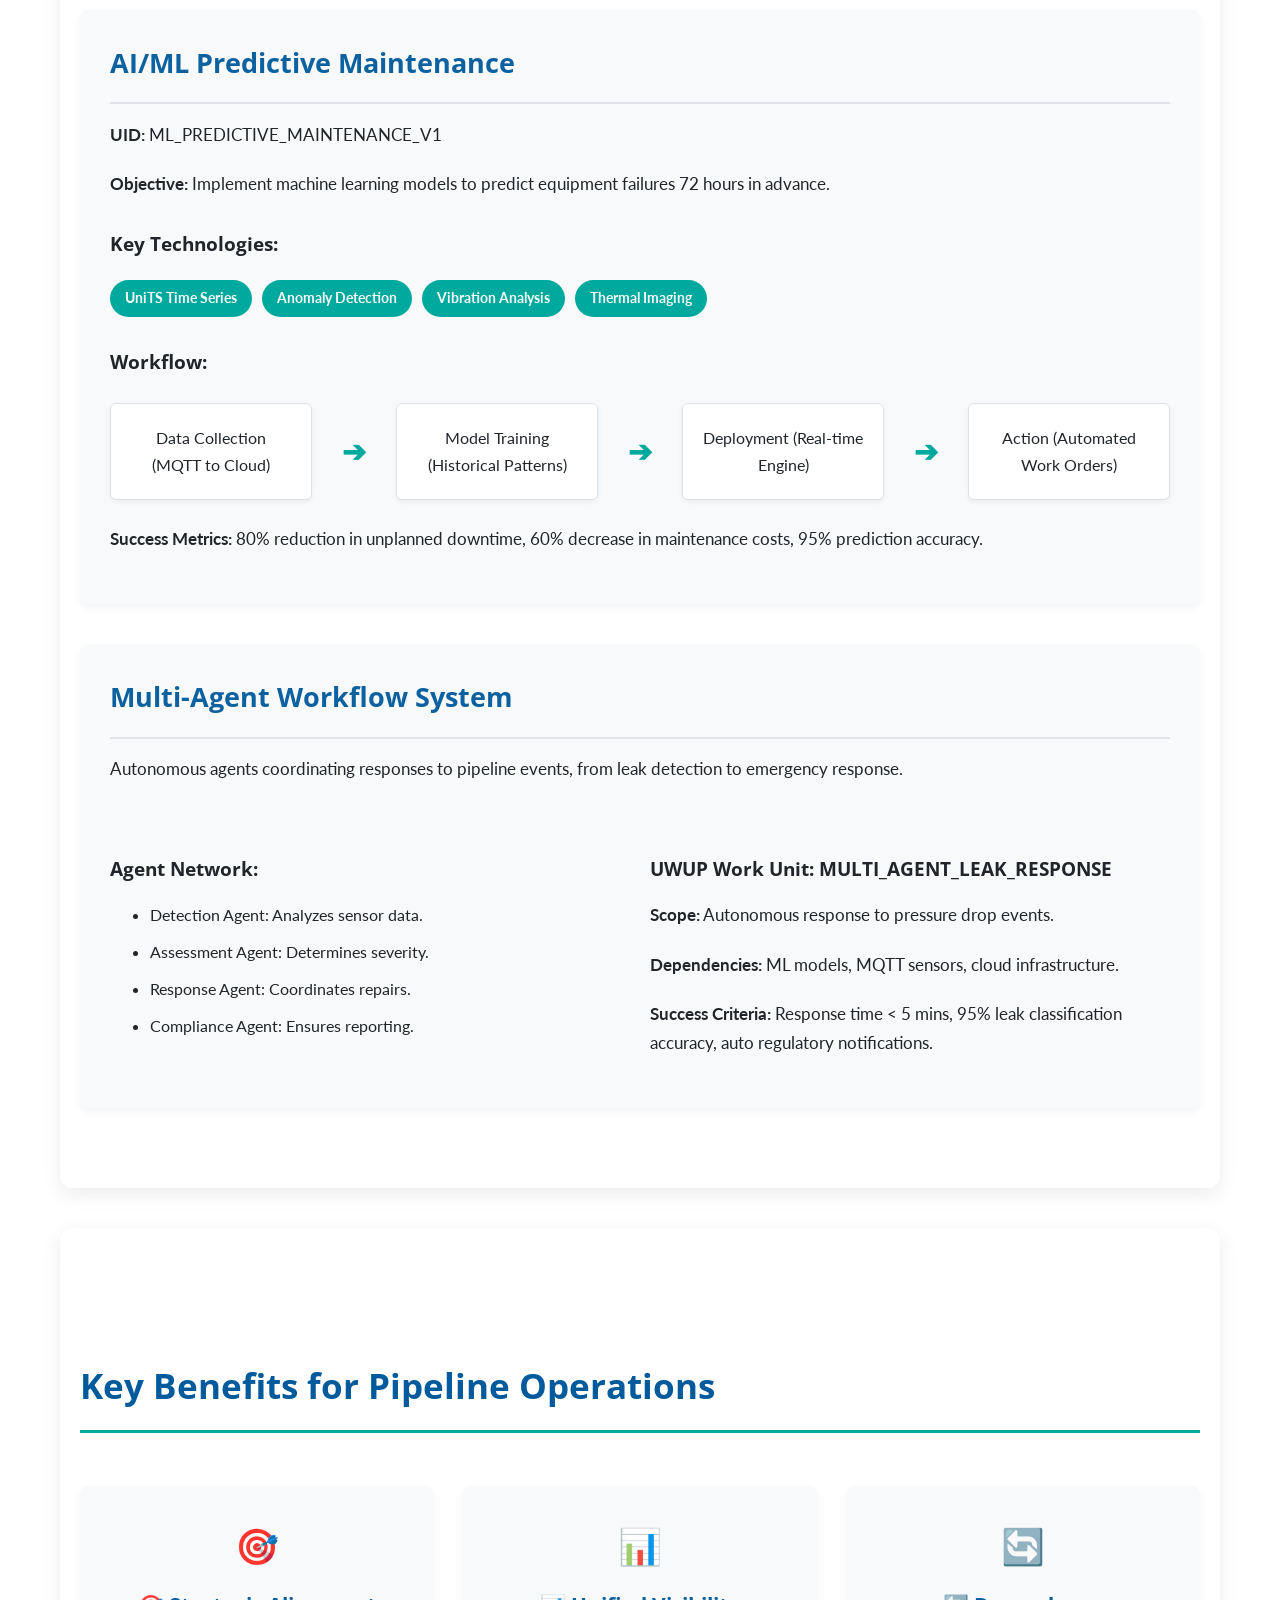
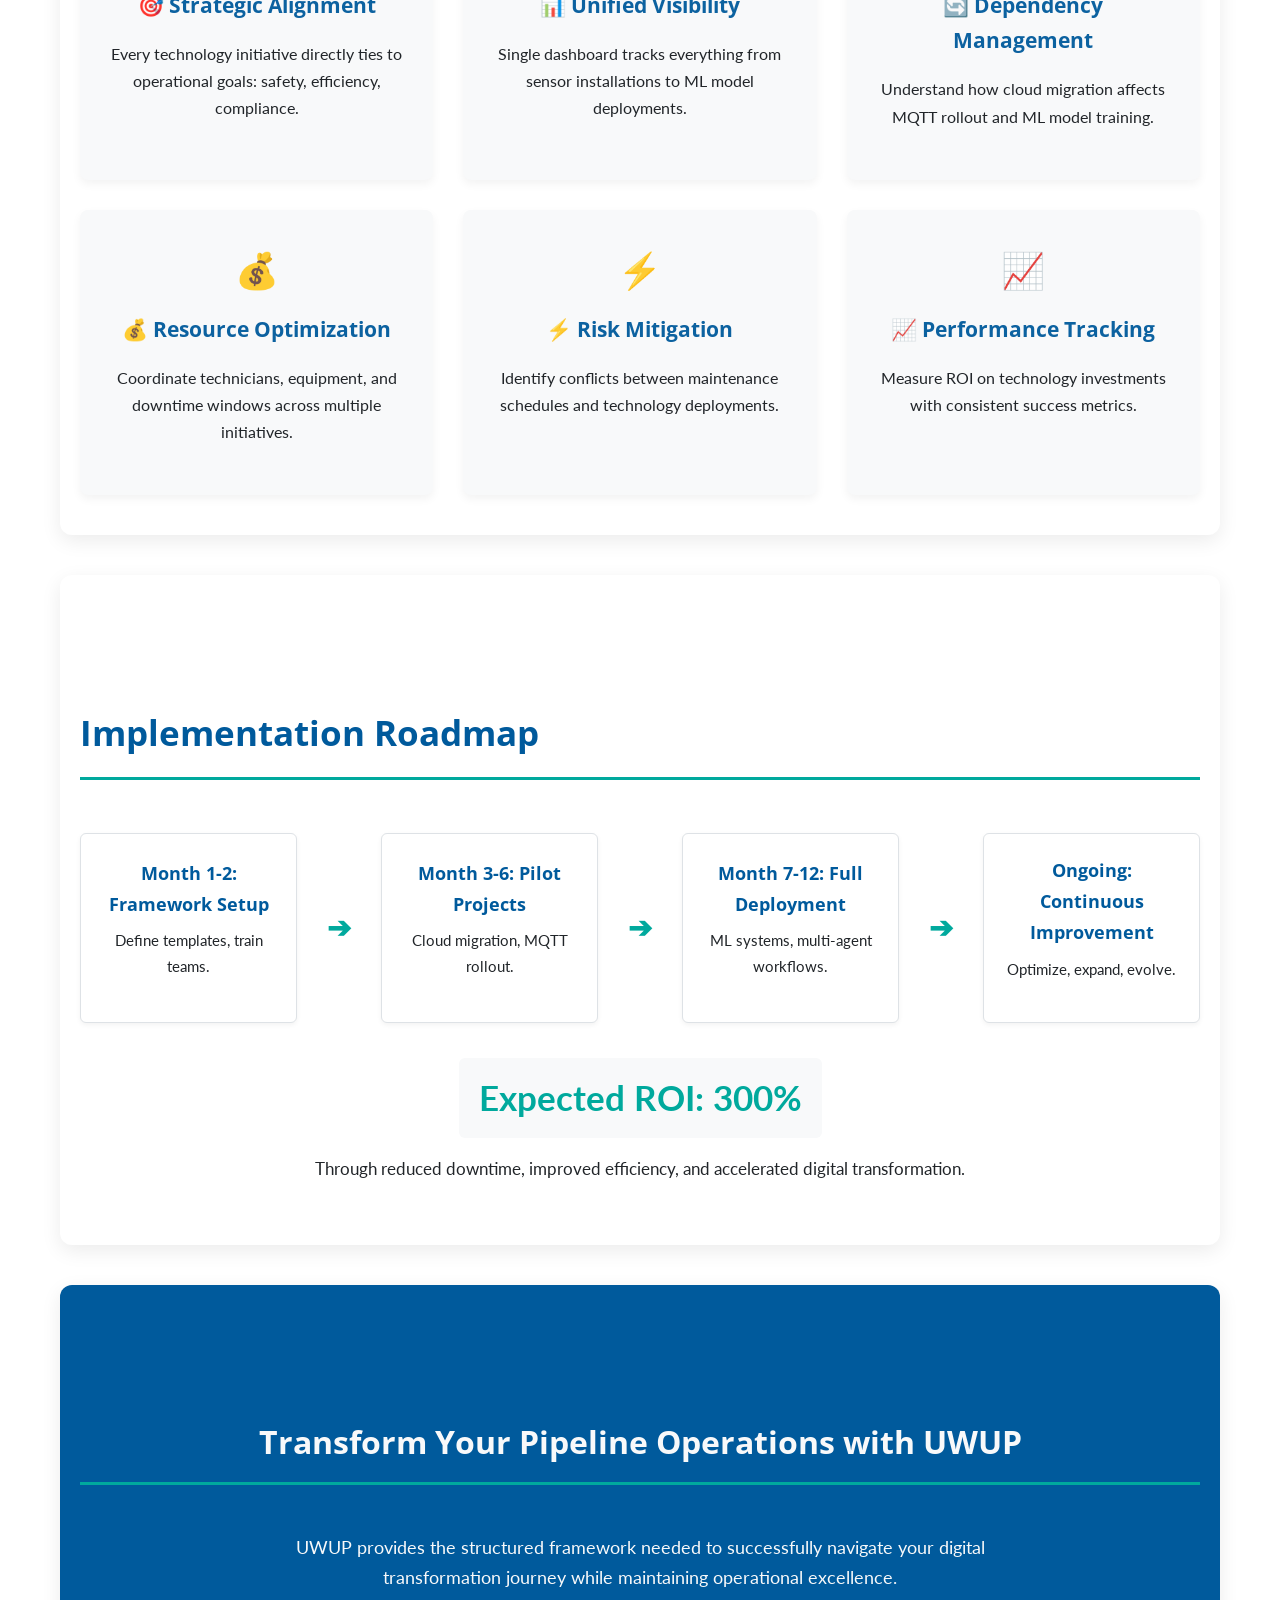
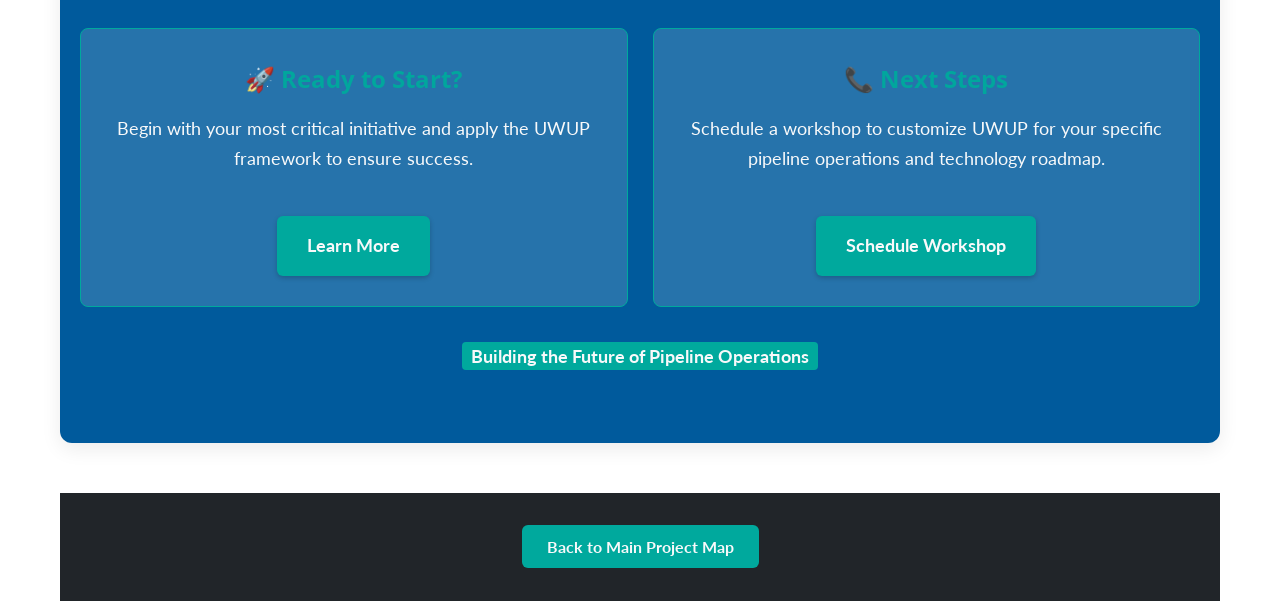
<file: uwup_presentation.html>
<!DOCTYPE html>
<html lang="en">
<head>
    <meta charset="UTF-8">
    <meta name="viewport" content="width=device-width, initial-scale=1.0">
    <title>Unified Work Unit Profile (UWUP) - Transforming Pipeline Operations</title>
    <link href="https://fonts.googleapis.com/css2?family=Open+Sans:wght@400;700&family=Lato:wght@400;700&display=swap" rel="stylesheet">
    <style>
        /* Basic Reset */
        * {
            margin: 0;
            padding: 0;
            box-sizing: border-box;
        }

        /* Color Palette */
        :root {
            --primary-color: #005A9C; /* Professional Blue */
            --accent-color: #00A99D;  /* Vibrant Teal */
            --text-dark: #212529;    /* Dark Grey for text */
            --text-light: #F8F9FA;   /* Off-White for text on dark backgrounds */
            --bg-light: #FFFFFF;     /* White background for page */
            --bg-medium: #F8F9FA;    /* Light Grey for cards/sections */
            --border-color: #DEE2E6; /* Subtle border color */
        }

        body {
            font-family: 'Lato', sans-serif;
            line-height: 1.7;
            color: var(--text-dark);
            background-color: var(--bg-light);
            overflow-x: hidden; /* Prevent horizontal scroll */
        }

        .page-container {
            max-width: 1200px;
            margin: 0 auto;
            padding: 0 20px; /* Add horizontal padding */
        }

        /* Typography */
        h1, h2, h3, h4 {
            font-family: 'Open Sans', sans-serif;
            font-weight: 700;
            margin-bottom: 0.75em;
            color: var(--primary-color);
        }

        h1 { font-size: 2.8rem; margin-bottom: 0.5em; text-align: center; line-height: 1.2; }
        h2 { font-size: 2.2rem; margin-top: 2.5em; border-bottom: 3px solid var(--accent-color); padding-bottom: 0.4em; margin-bottom: 1.5em;}
        h3 { font-size: 1.6rem; color: var(--primary-color); opacity:0.95; margin-bottom: 0.6em;}
        h4 { font-size: 1.3rem; color: var(--text-dark); margin-bottom: 0.5em; }

        p {
            margin-bottom: 1.25em;
            font-size: 1.05rem;
        }

        ul, ol {
            margin-left: 20px;
            margin-bottom: 1.25em;
            padding-left: 10px; /* Add some padding for list items */
        }
        li { margin-bottom: 0.6em; }

        strong { font-weight: 700; }

        /* Hero Section */
        .hero-section {
            background-color: var(--primary-color);
            color: var(--text-light);
            padding: 60px 20px; /* Adjusted padding */
            text-align: center;
            margin-bottom: 50px; /* Increased bottom margin */
            border-radius: 0 0 15px 15px; /* Rounded bottom corners */
        }
        .hero-section h1 {
            color: var(--text-light);
            font-size: 3rem; /* Slightly adjusted */
            text-shadow: 1px 1px 2px rgba(0,0,0,0.2);
        }
        .hero-section .subtitle {
            font-size: 1.4rem; /* Slightly adjusted */
            color: var(--bg-medium);
            opacity: 0.9;
            margin-bottom: 1.5em;
        }
        .hero-section .hero-sub-benefit {
            font-size: 1.15rem; /* Slightly adjusted */
            color: var(--bg-light);
            margin-bottom: 2em;
            max-width: 900px;
            margin-left: auto;
            margin-right: auto;
        }
        .uwup-core-idea {
            background-color: rgba(0,0,0,0.15); /* Darker for better contrast on primary */
            padding: 30px;
            border-radius: 8px;
            margin-top: 30px;
            max-width: 800px;
            margin-left: auto;
            margin-right: auto;
            border: 1px solid var(--accent-color);
        }
        .uwup-core-idea h3 { color: var(--accent-color); }
        .uwup-core-idea p { font-size: 1.05rem; }
        .attribute-tags {
            margin-top: 25px;
            display: flex;
            flex-wrap: wrap;
            justify-content: center;
            gap: 12px;
        }
        .attribute-tags span {
            background-color: var(--accent-color);
            color: var(--text-light);
            padding: 8px 18px; /* Increased padding */
            border-radius: 25px;
            font-size: 0.95rem; /* Increased font size */
            font-weight: 700;
            box-shadow: 0 2px 4px rgba(0,0,0,0.2);
        }

        /* General Section Styling */
        section {
            padding: 50px 0; /* Increased vertical padding */
            margin-bottom: 40px; /* Increased bottom margin */
        }

        .problem-solution-section, .uwup-in-action-section, .benefits-section, .roadmap-section, .cta-section {
            padding: 40px 20px;
            background-color: #fff; /* White background for content sections */
            margin-bottom: 40px; /* Increased bottom margin */
            border-radius: 12px; /* Slightly more rounded */
            box-shadow: 0 6px 20px rgba(0,0,0,0.08); /* Softer, more diffused shadow */
        }


        /* Problem-Solution Section */
        .problem-solution-section {
            display: grid;
            grid-template-columns: 1fr;
            gap: 50px; /* Increased gap */
        }
        .problem-column .challenge-card, .solution-column .solution-card {
            background-color: var(--bg-medium);
            padding: 30px; /* Increased padding */
            border-radius: 8px;
            border-left: 6px solid var(--primary-color); /* Thicker border */
        }
        .solution-column .solution-card { border-left-color: var(--accent-color); }
        .problem-solution-section h3 { margin-bottom: 20px; font-size: 1.5rem; } /* Adjusted h3 */
        .problem-solution-section ul { list-style-position: outside; padding-left: 20px;}


        /* UWUP in Action Section */
         .uwup-in-action-section h2 { margin-bottom: 1.5em; }
        .application-card {
            background-color: var(--bg-medium);
            padding: 30px; /* Increased padding */
            border-radius: 8px;
            margin-bottom: 40px; /* Increased margin */
            box-shadow: 0 4px 10px rgba(0,0,0,0.05);
        }
        .application-card h3 { color: var(--primary-color); border-bottom: 2px solid var(--border-color); padding-bottom: 0.6em; font-size: 1.7rem;}
        .application-card h4 { font-size: 1.2rem; color: var(--text-dark); margin-top: 1.5em; margin-bottom: 0.8em;}

        .workflow-steps, .roadmap-steps {
            display: flex;
            flex-wrap: wrap;
            justify-content: flex-start; /* Align items to start */
            align-items: stretch; /* Make items same height */
            margin: 25px 0;
            gap: 15px;
        }
        .workflow-step, .roadmap-step {
            background-color: var(--bg-light);
            padding: 20px; /* Increased padding */
            border-radius: 6px;
            text-align: center;
            flex-grow: 1;
            flex-basis: 200px; /* Adjusted base width */
            border: 1px solid var(--border-color);
            box-shadow: 0 2px 5px rgba(0,0,0,0.05);
            display: flex; /* For vertical centering of content */
            flex-direction: column;
            justify-content: center;
        }
        .workflow-step strong, .roadmap-step strong { display: block; margin-bottom: 5px; font-size: 1.05em;}
        .workflow-arrow, .roadmap-arrow {
            font-size: 1.8rem; /* Adjusted size */
            color: var(--accent-color);
            font-weight: bold;
            padding: 0 15px;
            align-self: center; /* Center arrow vertically */
        }
        .tech-tags { margin: 20px 0; display: flex; flex-wrap: wrap; gap: 10px; }
        .tech-tags span { background-color: var(--accent-color); color: var(--text-light); padding: 6px 15px; border-radius: 20px; font-size: 0.9rem; font-weight: 700; }
        .sub-units, .framework-benefits, .agent-network, .multi-agent-details { margin-top: 20px; }
        .sub-units ul, .framework-benefits ul, .agent-network ul { list-style: disc; padding-left: 20px; }
        .grid { display: grid; gap: 20px; } /* For internal grids like in multi-agent */
        /* .grid-cols-1 { grid-template-columns: 1fr; } */ /* Already default for block elements */
        .md-grid-cols-2 { grid-template-columns: 1fr; } /* Default to 1 column, media query will change */


        /* Benefits Section */
        .benefits-grid {
            display: grid;
            grid-template-columns: repeat(auto-fit, minmax(280px, 1fr)); /* Responsive columns */
            gap: 30px; /* Increased gap */
            margin-top: 25px;
        }
        .benefit-card {
            background-color: var(--bg-medium);
            padding: 30px; /* Increased padding */
            border-radius: 8px;
            text-align: center;
            box-shadow: 0 4px 10px rgba(0,0,0,0.05);
            transition: transform 0.3s ease, box-shadow 0.3s ease;
        }
        .benefit-card:hover {
            transform: translateY(-5px);
            box-shadow: 0 8px 20px rgba(0,0,0,0.1);
        }
        .benefit-card h3 { font-size: 1.3rem; color: var(--primary-color); margin-bottom: 0.8em;} /* Adjusted h3 */
        .benefit-card p { font-size: 1rem; }
         .benefit-card h3::before {
            display: block;
            font-size: 2.2rem; /* Adjusted icon size */
            margin-bottom: 12px;
            color: var(--accent-color);
        }
        .benefit-card:nth-child(1) h3::before { content: '🎯'; }
        .benefit-card:nth-child(2) h3::before { content: '📊'; }
        .benefit-card:nth-child(3) h3::before { content: '🔄'; }
        .benefit-card:nth-child(4) h3::before { content: '💰'; }
        .benefit-card:nth-child(5) h3::before { content: '⚡'; }
        .benefit-card:nth-child(6) h3::before { content: '📈'; }


        /* Roadmap Section */
        .roadmap-section .roadmap-step h4 { font-size: 1.15rem; color: var(--primary-color); margin-bottom: 0.5em;} /* Adjusted h4 */
        .roadmap-section .roadmap-step p { font-size: 0.95rem; }
        .roadmap-roi { text-align: center; margin-top: 35px; }
        .roadmap-roi .roi-metric {
            font-size: 2.2rem; /* Adjusted size */
            color: var(--accent-color);
            font-weight: 700;
            margin-bottom: 0.5em;
            background-color: var(--bg-medium);
            padding: 10px 20px;
            border-radius: 6px;
            display: inline-block;
        }

        /* CTA Section */
        .cta-section { text-align: center; background-color: var(--primary-color); color: var(--text-light); padding: 50px 20px; border-radius: 12px;}
        .cta-section h2 { color: var(--text-light); border-bottom-color: var(--accent-color); font-size: 2rem; }
        .cta-section p { font-size: 1.1rem; max-width: 700px; margin-left:auto; margin-right:auto;}
        .cta-buttons {
            display: flex;
            flex-wrap: wrap;
            justify-content: center;
            gap: 25px; /* Increased gap */
            margin: 35px 0;
        }
        .cta-card {
            background-color: rgba(255,255,255,0.15); /* Slightly more opaque */
            padding: 30px; /* Increased padding */
            border-radius: 8px;
            flex-basis: 320px;
            flex-grow: 1;
            border: 1px solid var(--accent-color);
        }
        .cta-card h3 { color: var(--accent-color); font-size: 1.5rem; } /* Adjusted h3 */
        .cta-button {
            background-color: var(--accent-color);
            color: var(--text-light);
            padding: 15px 30px; /* Increased padding */
            border: none;
            border-radius: 6px; /* Slightly more rounded */
            font-size: 1.1rem;
            font-weight: 700;
            text-decoration: none;
            cursor: pointer;
            transition: background-color 0.3s ease, transform 0.2s ease;
            display: inline-block;
            margin-top: 20px;
            box-shadow: 0 2px 5px rgba(0,0,0,0.2);
        }
        .cta-button:hover { background-color: #00877A; transform: translateY(-2px); }
        .final-message { font-size: 1.4rem; margin-top: 35px; font-weight: bold; }
        .modern-highlight { /* General highlight for light backgrounds */
            background-color: var(--accent-color); /* Teal background */
            color: var(--text-light); /* White text */
            padding: 0.2em 0.5em; /* Adjust padding */
            border-radius: 4px;
            font-weight: bold;
        }
         .hero-section .modern-highlight { /* Specific for hero section */
            background-color: rgba(255,255,255,0.9); /* Brighter, more opaque white */
            color: var(--primary-color); /* Dark blue text */
            padding: 0.2em 0.5em;
            border-radius: 4px;
        }


        /* Footer */
        .page-footer {
            text-align: center;
            padding: 40px 20px; /* Increased padding */
            margin-top: 50px; /* Increased margin */
            background-color: var(--text-dark);
        }
        .footer-button {
            background-color: var(--accent-color);
            color: var(--text-light);
            padding: 12px 25px; /* Adjusted padding */
            border-radius: 6px;
            text-decoration: none;
            font-weight: 700;
            transition: background-color 0.3s ease;
        }
        .footer-button:hover { background-color: #00877A; }

        /* Responsive Adjustments */
        @media (min-width: 768px) {
            .problem-solution-section { grid-template-columns: 1fr 1fr; }
            .md-grid-cols-2 { grid-template-columns: 1fr 1fr; } /* Apply 2 columns on md and up */
        }
        @media (max-width: 767px) {
             h1 { font-size: 2rem; }
             .hero-section h1 { font-size: 2.3rem; }
             h2 { font-size: 1.7rem; }
             h3 { font-size: 1.3rem; }
             .workflow-steps, .roadmap-steps { flex-direction: column; align-items: stretch;}
             .workflow-arrow, .roadmap-arrow {
                display: block; /* Show arrows as block for vertical flow */
                margin: 10px auto; /* Center arrows */
                transform: rotate(90deg); /* Point down */
             }
             .workflow-step, .roadmap-step { margin-bottom: 15px; width: 100%;}
             .cta-card { flex-basis: 100%; }
        }
         @media (min-width: 992px) { /* Larger desktop adjustments */
            .benefits-grid { grid-template-columns: repeat(3, 1fr); }
        }

    </style>
</head>
<body>
    <main class="page-container">

        <!-- Hero Section -->
        <section class="hero-section">
            <div class="hero-content">
                <span class="hero-icon" style="font-size: 3rem; display: block; margin-bottom: 0.5em;">🏗️</span>
                <h1>Unified Work Unit Profile (UWUP)</h1>
                <p class="subtitle">Transforming Pipeline Operations Through Digital Excellence</p>
                <p class="hero-sub-benefit">Streamlining <span class="modern-highlight">Cloud Migration</span>, <span class="modern-highlight">MQTT Integration</span>, and <span class="modern-highlight">AI/ML Automation</span> for Industrial Pipeline Operations.</p>
                <div class="uwup-core-idea">
                    <h3>Core Concept: A "Type Hint" for Work Management</h3>
                    <p>The Unified Work Unit Profile (UWUP) is a standardized framework. It ensures every initiative, from installing a single sensor to implementing company-wide ML systems, is treated as a consistently managed work unit. Just as programming languages use type hints for interface consistency, UWUP ensures every work unit, regardless of size or complexity, shares essential attributes for tracking, managing, and coordinating across your pipeline network.</p>
                    <div class="attribute-tags">
                        <span>Unique ID</span><span>Clear Objectives</span><span>Defined Scope</span><span>Dependencies</span><span>Status Tracking</span><span>Stakeholder Roles</span><span>Resource Estimation</span><span>Success Metrics</span>
                    </div>
                </div>
            </div>
        </section>

        <!-- Problem-Solution Narrative -->
        <section class="problem-solution-section">
            <div class="problem-column">
                <div class="challenge-card">
                    <h3>Current State Challenges</h3>
                    <ul>
                        <li><strong>Fragmented Systems:</strong> Legacy SCADA, isolated databases, manual processes.</li>
                        <li><strong>Sensor Data Chaos:</strong> Thousands of sensors with inconsistent data formats.</li>
                        <li><strong>Reactive Maintenance:</strong> Costly repairs after failures occur.</li>
                        <li><strong>Compliance Complexity:</strong> Manual tracking of regulatory requirements.</li>
                    </ul>
                </div>
            </div>
            <div class="solution-column">
                <div class="solution-card">
                    <h3>Introducing UWUP: The Solution & Transformation Goals</h3>
                     <p>The <span class="modern-highlight">Unified Work Unit Profile (UWUP)</span> is a standardized framework that treats every initiative—from installing a single sensor to implementing company-wide ML systems—as a consistently managed work unit.</p>
                    <ul>
                        <li><strong>Cloud-First Architecture:</strong> Enable scalable, secure, and integrated systems.</li>
                        <li><strong>MQTT Standardization:</strong> Facilitate real-time, standardized sensor communication.</li>
                        <li><strong>AI/ML Automation:</strong> Drive predictive maintenance and intelligent operations.</li>
                        <li><strong>Multi-Agent Workflows:</strong> Support autonomous, coordinated system responses.</li>
                    </ul>
                </div>
            </div>
        </section>

        <!-- UWUP in Action / Key Applications Section -->
        <section class="uwup-in-action-section">
            <h2>UWUP in Action: Key Applications</h2>

            <article class="application-card">
                <h3>Cloud Migration Initiative</h3>
                <p><strong>UID:</strong> CLOUD_MIGRATION_2024</p>
                <p><strong>Objective:</strong> Migrate critical pipeline monitoring systems to Google Cloud Platform with 99.9% uptime.</p>
                <p><strong>Scope:</strong> SCADA data, sensor networks, compliance reporting systems.</p>
                <p><strong>Dependencies:</strong> Network infrastructure upgrades, staff training, security certification.</p>
                <h4>Workflow:</h4>
                <div class="workflow-steps">
                    <div class="workflow-step"><strong>Phase 1:</strong> Infrastructure Setup (4 weeks)</div>
                    <div class="workflow-arrow">➔</div>
                    <div class="workflow-step"><strong>Phase 2:</strong> Data Migration (8 weeks)</div>
                    <div class="workflow-arrow">➔</div>
                    <div class="workflow-step"><strong>Phase 3:</strong> System Integration (6 weeks)</div>
                    <div class="workflow-arrow">➔</div>
                    <div class="workflow-step"><strong>Phase 4:</strong> Go-Live & Support (2 weeks)</div>
                </div>
                <p><strong>Success Metrics:</strong> Zero data loss, 50% reduction in system response time, 30% cost savings.</p>
            </article>

            <article class="application-card">
                <h3>MQTT Sensor Standardization</h3>
                 <p><strong>Work Unit:</strong> MQTT_SENSOR_ROLLOUT</p>
                <p><strong>Objective:</strong> Standardize 15,000+ sensors across 500 miles of pipeline using MQTT protocol.</p>
                <div class="sub-units">
                    <h4>Sub-Units Include:</h4>
                    <ul>
                        <li>Pressure sensor migration (Stations 1-50)</li>
                        <li>Temperature sensor upgrade (Compressor facilities)</li>
                        <li>Flow rate sensor deployment (Critical segments)</li>
                        <li>Vibration sensor installation (Pump stations)</li>
                    </ul>
                </div>
                <div class="framework-benefits">
                    <h4>Benefits of UWUP Framework:</h4>
                    <ul>
                        <li>Unified Tracking: Single dashboard for all sensor deployments.</li>
                        <li>Dependency Management: Network readiness before sensor installation.</li>
                        <li>Resource Optimization: Coordinate technician schedules and equipment.</li>
                        <li>Risk Mitigation: Identify operational disruption windows.</li>
                    </ul>
                </div>
            </article>

            <article class="application-card">
                <h3>AI/ML Predictive Maintenance</h3>
                <p><strong>UID:</strong> ML_PREDICTIVE_MAINTENANCE_V1</p>
                <p><strong>Objective:</strong> Implement machine learning models to predict equipment failures 72 hours in advance.</p>
                <h4>Key Technologies:</h4>
                <div class="tech-tags">
                    <span>UniTS Time Series</span><span>Anomaly Detection</span><span>Vibration Analysis</span><span>Thermal Imaging</span>
                </div>
                <h4>Workflow:</h4>
                <div class="workflow-steps">
                    <div class="workflow-step">Data Collection (MQTT to Cloud)</div>
                    <div class="workflow-arrow">➔</div>
                    <div class="workflow-step">Model Training (Historical Patterns)</div>
                    <div class="workflow-arrow">➔</div>
                    <div class="workflow-step">Deployment (Real-time Engine)</div>
                    <div class="workflow-arrow">➔</div>
                    <div class="workflow-step">Action (Automated Work Orders)</div>
                </div>
                <p><strong>Success Metrics:</strong> 80% reduction in unplanned downtime, 60% decrease in maintenance costs, 95% prediction accuracy.</p>
            </article>

            <article class="application-card">
                <h3>Multi-Agent Workflow System</h3>
                <p>Autonomous agents coordinating responses to pipeline events, from leak detection to emergency response.</p>
                <div class="grid md-grid-cols-2 gap-4">
                    <div class="agent-network">
                        <h4>Agent Network:</h4>
                        <ul>
                            <li>Detection Agent: Analyzes sensor data.</li>
                            <li>Assessment Agent: Determines severity.</li>
                            <li>Response Agent: Coordinates repairs.</li>
                            <li>Compliance Agent: Ensures reporting.</li>
                        </ul>
                    </div>
                    <div class="multi-agent-details">
                         <h4>UWUP Work Unit: MULTI_AGENT_LEAK_RESPONSE</h4>
                         <p><strong>Scope:</strong> Autonomous response to pressure drop events.</p>
                         <p><strong>Dependencies:</strong> ML models, MQTT sensors, cloud infrastructure.</p>
                         <p><strong>Success Criteria:</strong> Response time < 5 mins, 95% leak classification accuracy, auto regulatory notifications.</p>
                    </div>
                </div>
            </article>
        </section>

        <!-- Benefits Section -->
        <section class="benefits-section">
            <h2>Key Benefits for Pipeline Operations</h2>
            <div class="benefits-grid">
                <div class="benefit-card">
                    <h3>🎯 Strategic Alignment</h3>
                    <p>Every technology initiative directly ties to operational goals: safety, efficiency, compliance.</p>
                </div>
                <div class="benefit-card">
                    <h3>📊 Unified Visibility</h3>
                    <p>Single dashboard tracks everything from sensor installations to ML model deployments.</p>
                </div>
                <div class="benefit-card">
                    <h3>🔄 Dependency Management</h3>
                    <p>Understand how cloud migration affects MQTT rollout and ML model training.</p>
                </div>
                <div class="benefit-card">
                    <h3>💰 Resource Optimization</h3>
                    <p>Coordinate technicians, equipment, and downtime windows across multiple initiatives.</p>
                </div>
                <div class="benefit-card">
                    <h3>⚡ Risk Mitigation</h3>
                    <p>Identify conflicts between maintenance schedules and technology deployments.</p>
                </div>
                <div class="benefit-card">
                    <h3>📈 Performance Tracking</h3>
                    <p>Measure ROI on technology investments with consistent success metrics.</p>
                </div>
            </div>
        </section>

        <!-- Roadmap Section -->
        <section class="roadmap-section">
            <h2>Implementation Roadmap</h2>
            <div class="roadmap-steps">
                <div class="roadmap-step">
                    <h4>Month 1-2: Framework Setup</h4>
                    <p>Define templates, train teams.</p>
                </div>
                <div class="roadmap-arrow">➔</div>
                <div class="roadmap-step">
                    <h4>Month 3-6: Pilot Projects</h4>
                    <p>Cloud migration, MQTT rollout.</p>
                </div>
                <div class="roadmap-arrow">➔</div>
                <div class="roadmap-step">
                    <h4>Month 7-12: Full Deployment</h4>
                    <p>ML systems, multi-agent workflows.</p>
                </div>
                <div class="roadmap-arrow">➔</div>
                <div class="roadmap-step">
                    <h4>Ongoing: Continuous Improvement</h4>
                    <p>Optimize, expand, evolve.</p>
                </div>
            </div>
            <div class="roadmap-roi">
                <p class="roi-metric">Expected ROI: 300%</p>
                <p>Through reduced downtime, improved efficiency, and accelerated digital transformation.</p>
            </div>
        </section>

        <!-- Call to Action Section -->
        <section class="cta-section">
            <h2>Transform Your Pipeline Operations with UWUP</h2>
            <p>UWUP provides the structured framework needed to successfully navigate your digital transformation journey while maintaining operational excellence.</p>
            <div class="cta-buttons">
                <div class="cta-card">
                    <h3>🚀 Ready to Start?</h3>
                    <p>Begin with your most critical initiative and apply the UWUP framework to ensure success.</p>
                    <a href="#contact" class="cta-button">Learn More</a>
                </div>
                <div class="cta-card">
                    <h3>📞 Next Steps</h3>
                    <p>Schedule a workshop to customize UWUP for your specific pipeline operations and technology roadmap.</p>
                    <a href="#contact" class="cta-button">Schedule Workshop</a>
                </div>
            </div>
            <p class="final-message"><span class="modern-highlight">Building the Future of Pipeline Operations</span></p>
        </section>

        <footer class="page-footer">
            <a href="index.html" class="footer-button">Back to Main Project Map</a>
        </footer>
    </main>
</body>
</html>
</file>
<file: style.css>
:root {
    --font-retro: 'Press Start 2P', cursive;
    --font-body: Verdana, Geneva, sans-serif; /* New readable body font */

    /* 80s Bit-Gaming Palette */
    --color-teal: #2BAF90;
    --color-light-green: #A1D4B1; /* Not explicitly used yet, but defined */
    --color-gold: #F1A512;
    --color-orange: #DD4111;
    --color-burgundy: #8C0027;

    --color-neon-pink: #FF00FF;
    --color-electric-blue: #00FFFF;

    --bg-dark-blue: #0A0A3A;
    --bg-panel-dark-blue: #1A1A4A;

    --text-light-grey: #DEDEDE;
    --text-dark-grey: #1A1A1A;
    --text-black: #000000;
    --text-white: #FFFFFF;

    /* Standardized values */
    --border-thick: 4px;
    --border-medium: 2px;
    --corner-radius-sharp: 0px; /* For true 8-bit */
    --corner-radius-slight: 4px; /* For a slightly softer 8-bit look */
}

body {
    font-family: var(--font-body); /* Changed to body font */
    background-color: var(--bg-dark-blue);
    color: var(--text-light-grey); /* Default text color */
    margin: 0;
    padding: 0;
    overflow-x: hidden;
    image-rendering: pixelated; /* Apply to whole body for sharper edges on scaled content */
}

/* General text selection styling for the theme */
::selection {
    background-color: var(--color-gold);
    color: var(--text-black);
}
::-moz-selection { /* Code for Firefox */
    background-color: var(--color-gold);
    color: var(--text-black);
}

/* Headings will be styled more specifically later, but a general reset */
h1, h2, h3, h4, h5, h6 {
    font-family: var(--font-retro);
    /* image-rendering: -webkit-optimize-contrast; /* Might help font rendering */
    /* image-rendering: crisp-edges; */
}

/* Custom scrollbar for a more retro feel (optional, browser support varies) */
::-webkit-scrollbar {
    width: 16px; /* Wider for a chunkier feel */
    height: 16px;
}
::-webkit-scrollbar-track {
    background: var(--bg-dark-blue);
    border: var(--border-medium) solid var(--color-burgundy);
}
::-webkit-scrollbar-thumb {
    background: var(--color-orange);
    border: var(--border-medium) solid var(--color-gold);
    border-radius: var(--corner-radius-sharp);
}
::-webkit-scrollbar-thumb:hover {
    background: var(--color-gold);
}
::-webkit-scrollbar-corner {
    background: var(--bg-dark-blue);
}

/* Base panel and button styles will be defined in the next steps */
.retro-panel {
    background-color: var(--bg-panel-dark-blue);
    border: var(--border-thick) solid var(--color-gold);
    border-radius: var(--corner-radius-slight); /* Sharp or slight 8-bit curve */
    padding: 1rem;
    margin-bottom: 1rem; /* Or handle with Tailwind gap */
    box-shadow: 6px 6px 0px var(--color-burgundy);
    transition: transform 0.2s ease-out, box-shadow 0.2s ease-out; /* Added transition */
}

/* Optional: Add a hover effect for main panels if desired, e.g., lift or change shadow */
/*
.retro-panel:hover {
    transform: translate(-2px, -2px);
    box-shadow: 8px 8px 0px var(--color-burgundy);
}
*/

/* Styling for Headings within panels (e.g., Phase names) */
.retro-panel-heading {
    font-family: var(--font-retro);
    color: var(--color-neon-pink); /* As per new theme */
    margin-bottom: 0.75rem; /* Tailwind's mb-3 */
    font-size: 1.25rem; /* Tailwind's text-xl */
    font-weight: bold; /* Ensure it's bold */
    text-shadow: 1px 1px 0px var(--color-burgundy), 2px 2px 0px var(--color-burgundy); /* Simple neon glow/shadow */
}

/* Styling for Body Text within panels */
.retro-panel-body-text {
    font-family: var(--font-body); /* Changed to body font */
    color: var(--text-light-grey);
    font-size: 0.875rem; /* Tailwind's text-sm - adjust if needed for Verdana */
    line-height: 1.5; /* Adjusted for better readability with Verdana */
}

.retro-sub-task-panel {
    background-color: var(--color-teal);
    border: var(--border-medium) solid var(--color-burgundy); /* Medium border */
    border-radius: var(--corner-radius-slight);
    padding: 0.75rem; /* Tailwind p-3 */
    margin-bottom: 0.5rem; /* Tailwind mb-2 */
    box-shadow: 3px 3px 0px var(--color-orange); /* Smaller shadow with different color */
}

.retro-sub-task-heading {
    font-family: var(--font-retro);
    color: var(--text-black); /* Dark text on teal background */
    font-size: 1rem; /* Tailwind text-base or md */
    font-weight: bold;
    margin-bottom: 0.25rem; /* Smaller margin for sub-task headings */
}

.retro-button {
    font-family: var(--font-body); /* Changed to body font for readability */
    border-radius: var(--corner-radius-slight);
    padding: 0.5rem 1rem; /* Default padding */
    text-transform: uppercase;
    cursor: pointer;
    border-style: solid;
    border-width: var(--border-medium); /* Default border width */
    /* Default shadow for buttons */
    box-shadow: 3px 3px 0px var(--text-dark-grey); /* A generic dark shadow */
    transition: transform 0.1s ease-out, box-shadow 0.1s ease-out;
    image-rendering: pixelated; /* Ensure text on button is sharp */
}

.retro-button:active {
    transform: translate(3px, 3px);
    box-shadow: none;
}

/* "Details" button specific style */
.retro-button-details {
    background-color: var(--color-orange);
    color: var(--text-white);
    border-color: var(--text-black); /* Black border for orange button */
}
.retro-button-details:hover {
    background-color: var(--color-gold);
    color: var(--text-black); /* Gold hover with black text */
    border-color: var(--text-black);
}

/* General purpose primary action button (e.g. "Start Quest") */
.retro-button-primary {
    background-color: var(--color-gold);
    color: var(--text-black);
    border-color: var(--text-black);
}
.retro-button-primary:hover {
    background-color: var(--color-orange);
    color: var(--text-white);
    border-color: var(--text-black);
}

/* General purpose secondary/close button (e.g. "Close", "Back to Map") */
.retro-button-secondary {
    background-color: var(--color-teal); /* Teal like sub-panels */
    color: var(--text-black);
    border-color: var(--color-burgundy);
}
.retro-button-secondary:hover {
    background-color: var(--color-light-green); /* Lighter green for hover */
    color: var(--text-black);
    border-color: var(--color-burgundy);
}

.retro-intermediate-panel {
    background-color: var(--bg-panel-dark-blue);
    border-top: var(--border-thick) solid var(--color-gold); /* Only top border like an old console popup */
    color: var(--text-light-grey); /* Default text color for panel */
    box-shadow: 0px -6px 0px var(--color-burgundy); /* Shadow on top, similar style to other panels */
}

.retro-intermediate-panel-heading {
    font-family: var(--font-retro);
    color: var(--color-electric-blue); /* Electric blue for this panel's heading */
    font-size: 1.5rem; /* Tailwind text-2xl */
    margin-bottom: 0.75rem; /* Tailwind mb-3 */
    text-shadow: 1px 1px 0px var(--color-burgundy), 2px 2px 0px var(--color-burgundy);
}

.retro-intermediate-panel-body-text {
    font-family: var(--font-body); /* Changed to body font */
    color: var(--text-light-grey);
    font-size: 0.875rem; /* Tailwind text-sm - adjust if needed for Verdana */
    line-height: 1.5; /* Adjusted for better readability with Verdana */
    margin-bottom: 1rem; /* Tailwind mb-4 */
}

/* Full Detail Page Specific Styles */
.retro-page-title { /* For the main H1 title on detail page */
    font-family: var(--font-retro);
    color: var(--color-gold); /* Gold for main page titles */
    font-size: 2rem; /* Tailwind's text-3xl or 4xl equivalent */
    margin-bottom: 1.5rem; /* Tailwind's mb-6 */
    text-align: center;
    text-shadow: 2px 2px 0px var(--color-orange), 3px 3px 0px var(--color-burgundy);
}

.retro-detail-section-heading { /* For H2 section titles within detail page */
    font-family: var(--font-retro);
    color: var(--color-electric-blue); /* Electric blue for section heads */
    font-size: 1.5rem; /* Tailwind's text-2xl */
    margin-bottom: 0.5rem; /* Tailwind's mb-2 */
    text-shadow: 1px 1px 0px var(--color-burgundy);
}

.retro-detail-body-text,
.retro-detail-list {
    font-family: var(--font-body); /* Changed to body font */
    color: var(--text-light-grey);
    font-size: 1rem; /* Tailwind's text-base - should be good for Verdana */
    line-height: 1.6; /* Slightly increased for dense text blocks with Verdana */
    margin-bottom: 0.75rem; /* mb-3 */
}
.retro-detail-list ul, .retro-detail-list ol {
    padding-left: 1.5rem; /* Indent lists */
}
.retro-detail-list li {
    margin-bottom: 0.25rem; /* Space between list items */
}

/* Styling for <dl> <dt> <dd> elements if used */
.retro-detail-list dt {
    font-weight: bold; /* Handled by Tailwind font-semibold before */
    color: var(--color-teal); /* Teal for definition terms */
}
.retro-detail-list dd {
    margin-left: 1rem; /* Indent definition descriptions */
    margin-bottom: 0.25rem;
}

.retro-connection-line {
    border-left-width: 2px; /* Tailwind's border-l-2 */
    border-left-style: dashed; /* Tailwind's border-dashed */
    border-left-color: var(--color-neon-pink); /* New neon pink color */
    /* Margin and padding will still be handled by Tailwind utility classes on the element */
}

.retro-main-map-title {
    font-family: var(--font-retro);
    color: var(--color-gold);
    font-size: 2.5rem; /* Larger for main map title */
    text-align: center;
    margin-top: 2rem; /* Tailwind my-8 equivalent */
    margin-bottom: 2rem;
    letter-spacing: 0.05em; /* Tailwind tracking-wider */
    text-shadow: 2px 2px 0px var(--color-orange), 4px 4px 0px var(--color-burgundy);
}

.retro-text-error {
    font-family: var(--font-body); /* Changed to body font */
    color: var(--color-orange); /* Orange for errors */
    text-align: center;
    padding: 2.5rem; /* Tailwind p-10 */
    font-size: 1.25rem; /* text-xl - should be okay for Verdana */
    line-height: 1.5;
    text-shadow: 1px 1px 0px var(--text-black);
}

/* Utility class for pixelated font rendering if needed on specific elements */
.font-pixelated {
    font-family: var(--font-retro);
    /* Disabling text smoothing - browser support is inconsistent */
    -webkit-font-smoothing: none;
    -moz-osx-font-smoothing: grayscale;
    text-rendering: optimizeSpeed; /* or optimizeLegibility, geometricPrecision */
    image-rendering: pixelated; /* More general for images but can affect text */
}

/* UWUP - Unified Work Unit Profile View Styles */
.uwup-container {
    /* Uses .retro-panel for base, specific overrides if needed */
    border-color: var(--color-teal); /* Different border to distinguish from task panels */
    box-shadow: 6px 6px 0px var(--color-orange);
}

.uwup-headline {
    /* Uses .retro-page-title for base, specific overrides if needed */
    color: var(--color-teal); /* Teal headline for this page */
    text-shadow: 2px 2px 0px var(--color-burgundy);
}

.uwup-introduction,
.uwup-summary {
    /* Uses .retro-detail-body-text for base */
    font-size: 1rem; /* Ensure readable size */
    line-height: 1.7; /* More spacing for blocks of text */
    color: var(--text-light-grey);
}

.uwup-attribute {
    /* Uses .retro-sub-task-panel for base, but with different context */
    background-color: var(--bg-panel-dark-blue); /* Darker background for attribute sections */
    border: var(--border-medium) solid var(--color-gold);
    box-shadow: 3px 3px 0px var(--color-teal);
}

.uwup-attribute-name {
    /* Uses .retro-detail-section-heading for base */
    color: var(--color-gold); /* Gold for attribute names */
    font-size: 1.25rem; /* Slightly smaller than main section headings */
    text-shadow: 1px 1px 0px var(--color-orange);
}

.uwup-attribute-label {
    font-family: var(--font-body);
    color: var(--color-electric-blue); /* Bright label color */
    font-size: 0.875rem;
    margin-bottom: 0.15rem;
}

.uwup-attribute-content {
    /* Uses .retro-detail-body-text, but with specific overrides */
    font-family: var(--font-body);
    color: var(--text-light-grey);
    font-size: 0.875rem; /* Smaller text for these descriptions */
    line-height: 1.5;
    /* margin-left is handled by Tailwind in JS (ml-4) */
}

.retro-highlight {
    color: var(--color-electric-blue);
    background-color: var(--bg-panel-dark-blue); /* Darker background for contrast */
    padding: 0.1em 0.3em;
    border: 1px solid var(--color-electric-blue);
    border-radius: var(--corner-radius-slight);
    font-weight: bold;
}
</file>
